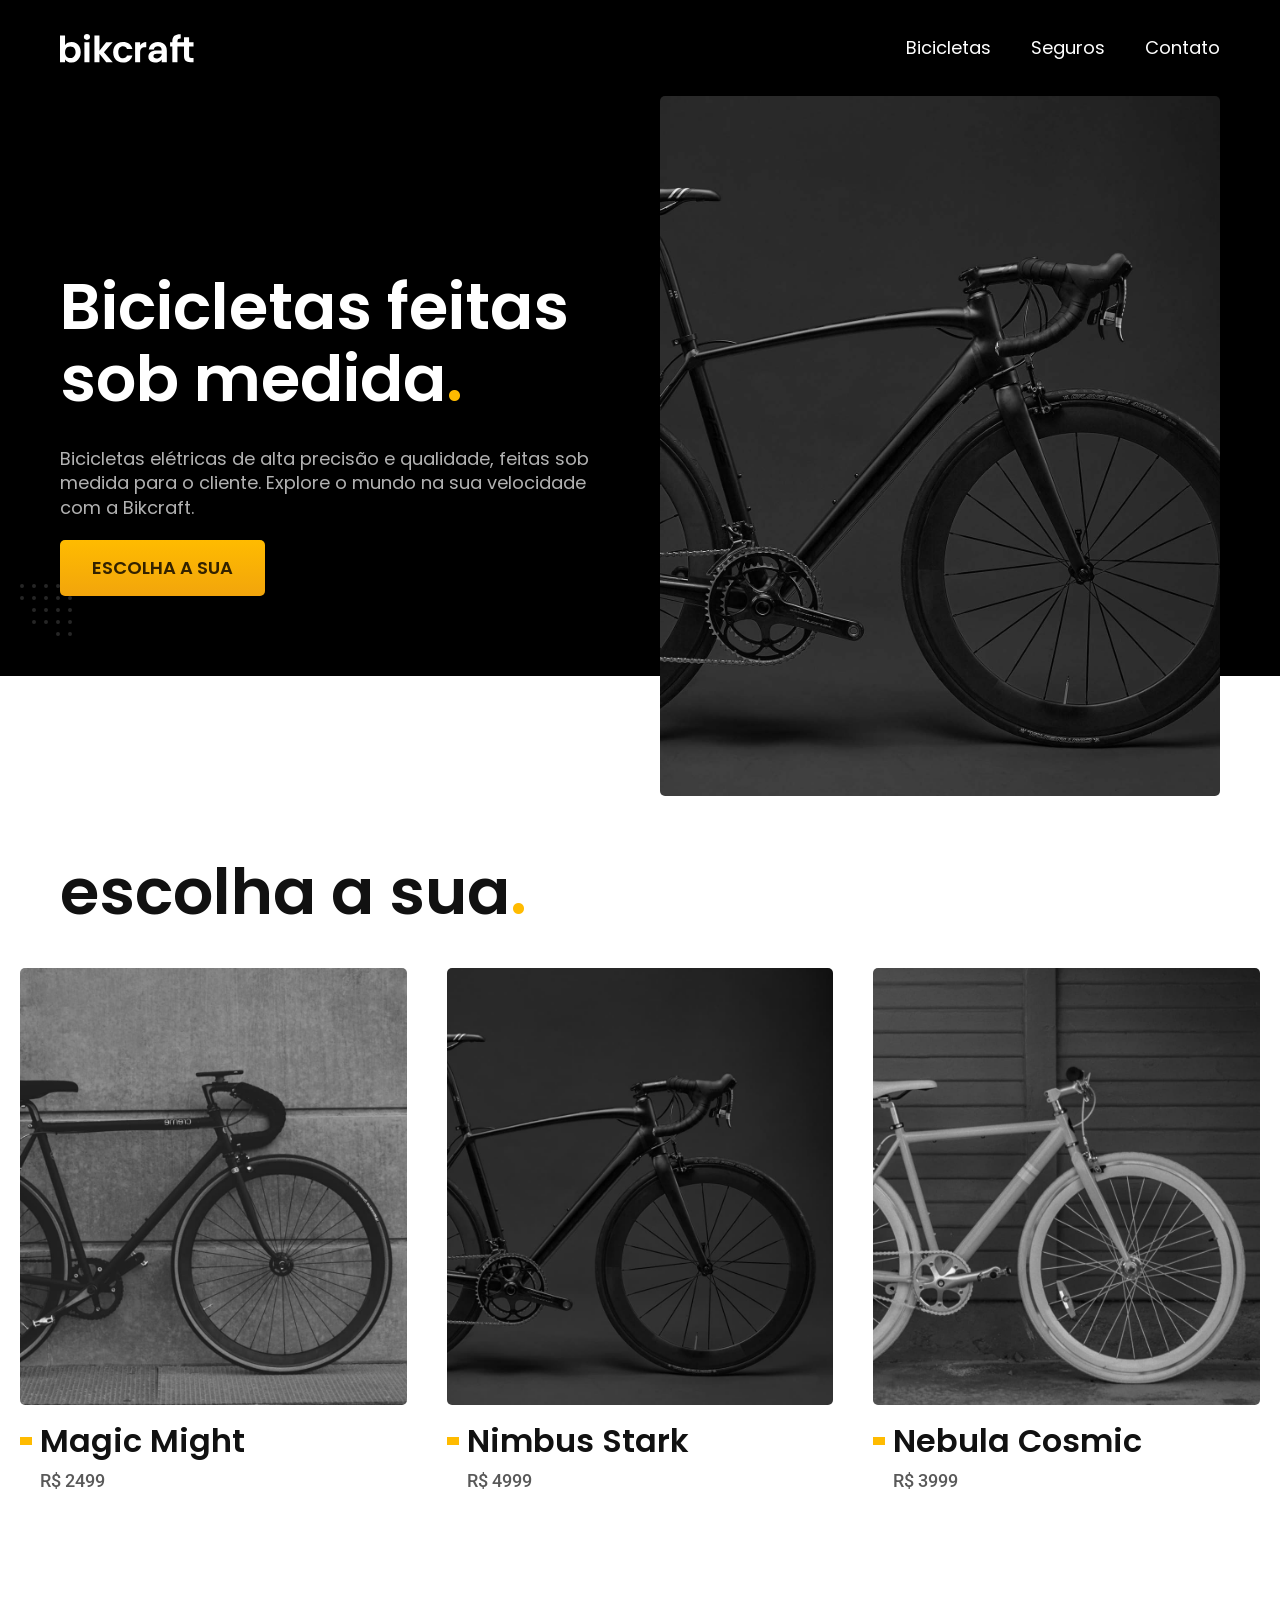
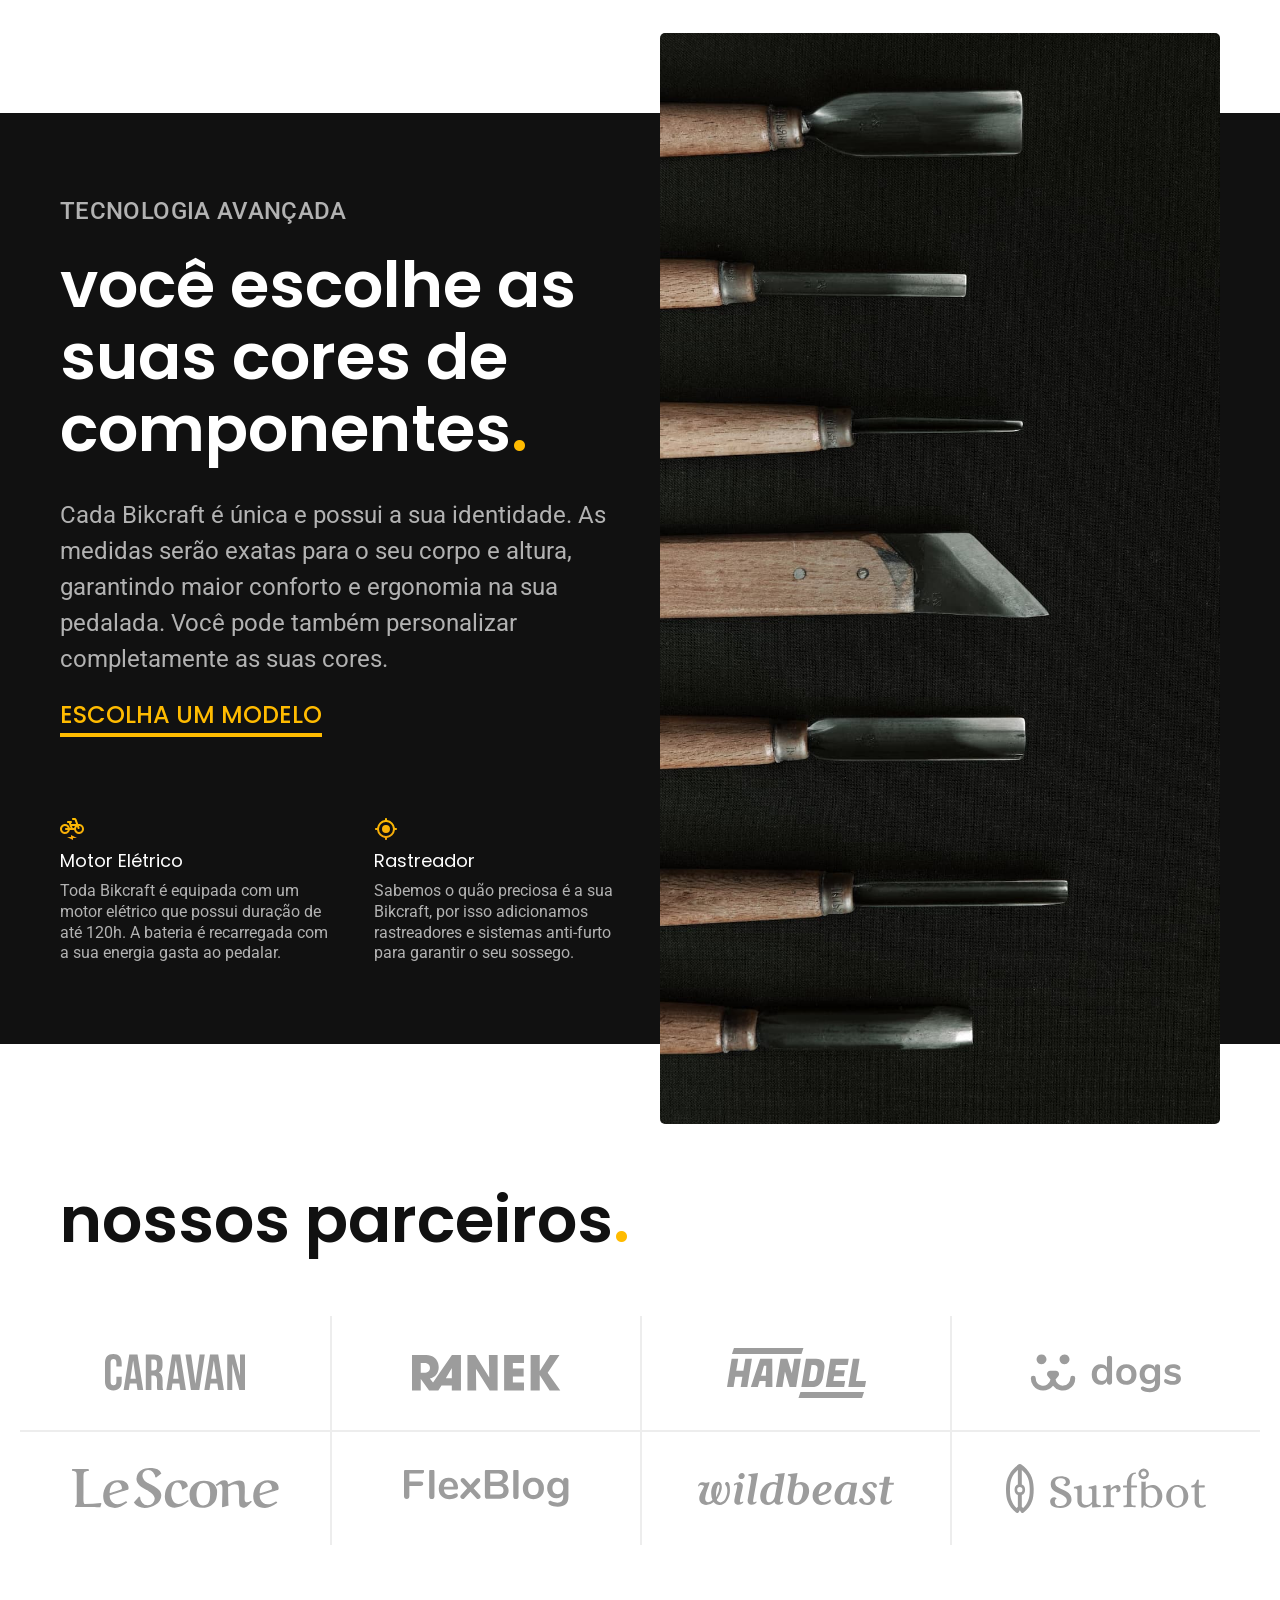
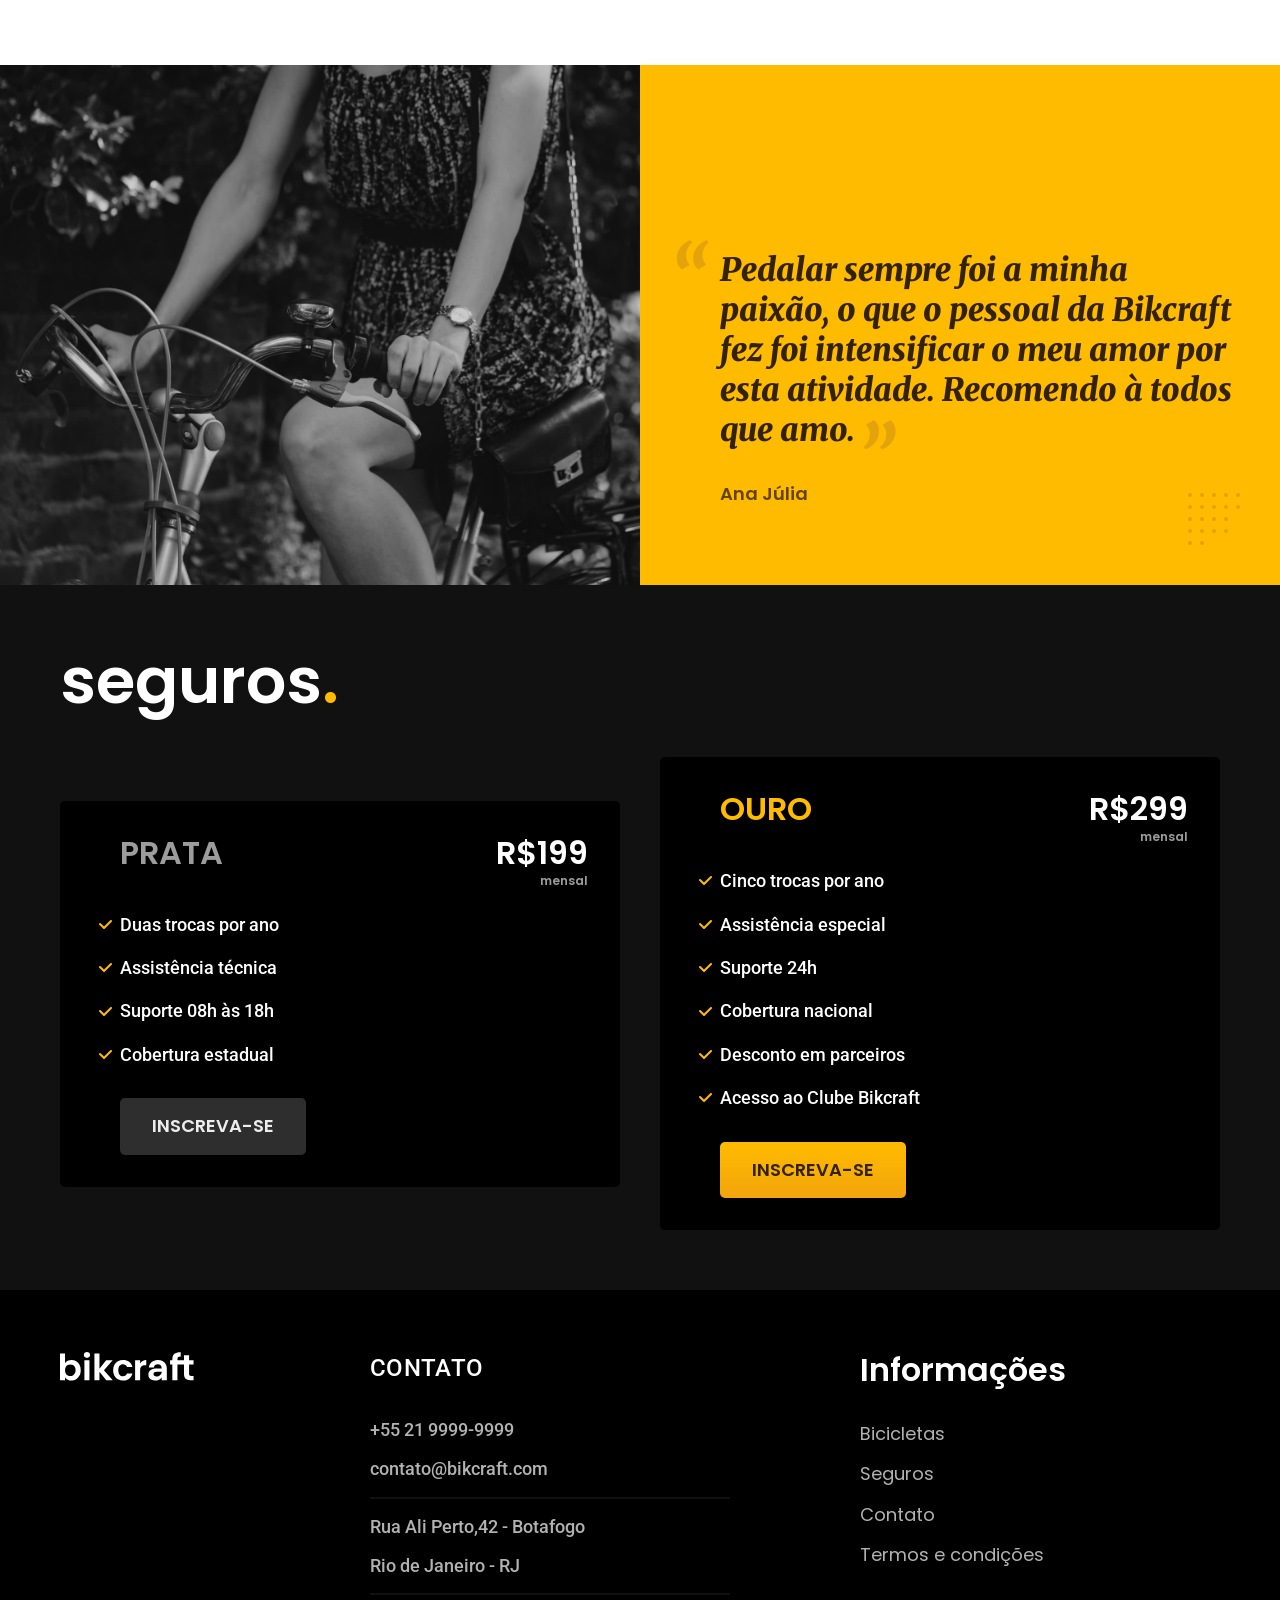
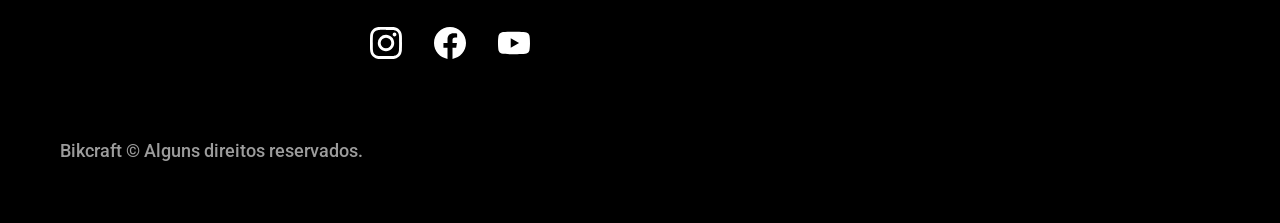
<file: index.html>
<!doctype html>
<html lang="pt-BR">
  <head>
    <meta charset="UTF-8" />
    <meta name="viewport" content="width=device-width, initial-scale=1.0" />
    <meta
      name="description"
      content="Bicicletas elétricas de alta precisão e qualidade,  feitas sob medida para o cliente. Explore o mundo na sua velocidade com a Bikcraft."
    />
    <title>Bikcraft - Bicicletas Elétricas</title>
    <link rel="preload" href="./css/style.css" as="style" />
    <link rel="stylesheet" href="./css/style.css" />
    <link rel="preconnect" href="https://fonts.googleapis.com" />
    <link rel="preconnect" href="https://fonts.gstatic.com" crossorigin />
    <link
      href="https://fonts.googleapis.com/css2?family=Merriweather:ital,opsz,wght@1,18..144,900&family=Poppins:wght@400;600&family=Roboto:wght@100..900&display=swap"
      rel="stylesheet"
    />
  </head>
  <body>
    <header class="header-bg">
      <div class="header container">
        <a href="./">
          <img src="./img/bikcraft.svg" alt="Bikcraft" />
        </a>

        <nav aria-label="primaria">
          <ul class="header-menu font-1-m cor-0">
            <li><a href="./bicicletas.html">Bicicletas</a></li>
            <li><a href="./seguros.html">Seguros</a></li>
            <li><a href="./contato.html">Contato</a></li>
          </ul>
        </nav>
      </div>
    </header>

    <main class="introducao-bg">
      <div class="introducao container">
        <div class="introducao-conteudo">
          <h1 class="font-1-xxl cor-0">
            Bicicletas feitas sob medida<span class="cor-p1">.</span>
          </h1>
          <p class="font-1-m cor-5">
            Bicicletas elétricas de alta precisão e qualidade, feitas sob medida
            para o cliente. Explore o mundo na sua velocidade com a Bikcraft.
          </p>
          <a href="./bicicletas.html" class="botao">Escolha a sua</a>
        </div>
        <div>
          <img
            src="./img/fotos/introducao.jpg"
            alt="Bicicleta elétrica preta"
          />
        </div>
      </div>
    </main>

    <article class="bicicletas-lista">
      <h2 class="container font-1-xxl">
        escolha a sua<span class="cor-p1">.</span>
      </h2>

      <ul>
        <li>
          <a href="./bicicletas/magic.html">
            <img src="./img/bicicletas/magic-home.jpg" alt="Bicicleta preta" />
            <h3 class="font-1-xl">Magic Might</h3>
            <span class="font-2-m cor-8">R$ 2499</span>
          </a>
        </li>
        <li>
          <a href="./bicicletas/nimbus.html">
            <img src="./img/bicicletas/nimbus-home.jpg" alt="Bicicleta preta" />
            <h3 class="font-1-xl">Nimbus Stark</h3>
            <span class="font-2-m cor-8">R$ 4999</span>
          </a>
        </li>
        <li>
          <a href="./bicicletas/nebula.html">
            <img src="./img/bicicletas/nebula-home.jpg" alt="Bicicleta preta" />
            <h3 class="font-1-xl">Nebula Cosmic</h3>
            <span class="font-2-m cor-8">R$ 3999</span>
          </a>
        </li>
      </ul>
    </article>

    <article class="tecnologia-bg">
      <div class="tecnologia container">
        <div class="tecnologia-conteudo">
          <span class="font-2-l-b cor-5">Tecnologia Avançada</span>
          <h2 class="font-1-xxl cor-0">
            você escolhe as suas cores de componentes<span class="cor-p1"
              >.</span
            >
          </h2>
          <p class="font-2-l cor-5">
            Cada Bikcraft é única e possui a sua identidade. As medidas serão
            exatas para o seu corpo e altura, garantindo maior conforto e
            ergonomia na sua pedalada. Você pode também personalizar
            completamente as suas cores.
          </p>
          <a class="link" href="./bicicletas.html">Escolha um modelo</a>
          <div class="tecnologia-vantagens">
            <div>
              <img src="./img/icones/eletrica.svg" alt="" />
              <h3 class="font-1-m cor-0">Motor Elétrico</h3>
              <p class="font-2-s cor-5">
                Toda Bikcraft é equipada com um motor elétrico que possui
                duração de até 120h. A bateria é recarregada com a sua energia
                gasta ao pedalar.
              </p>
            </div>
            <div>
              <img src="./img/icones/rastreador.svg" alt="" />
              <h3 class="font-1-m cor-0">Rastreador</h3>
              <p class="font-2-s cor-5">
                Sabemos o quão preciosa é a sua Bikcraft, por isso adicionamos
                rastreadores e sistemas anti-furto para garantir o seu sossego.
              </p>
            </div>
          </div>
        </div>
        <div class="tecnologia-imagem">
          <img src="./img/fotos/tecnologia.jpg" alt="" />
        </div>
      </div>
    </article>

    <section class="parceiros" aria-label="Nosso Parceiros">
      <h2 class="container font-1-xxl">
        nossos parceiros<span class="cor-p1">.</span>
      </h2>
      <ul>
        <li><img src="./img/parceiros/caravan.svg" alt="caravan" /></li>
        <li><img src="./img/parceiros/ranek.svg" alt="ranek" /></li>
        <li><img src="./img/parceiros/handel.svg" alt="handel" /></li>
        <li><img src="./img/parceiros/dogs.svg" alt="dogs." /></li>
        <li><img src="./img/parceiros/lescone.svg" alt="lescone" /></li>
        <li><img src="./img/parceiros/flexblog.svg" alt="flexblog" /></li>
        <li><img src="./img/parceiros/wildbeast.svg" alt="wildbeast" /></li>
        <li><img src="./img/parceiros/surfbot.svg" alt="surfbot" /></li>
      </ul>
    </section>

    <section class="depoimento" aria-label="depoimento">
      <div>
        <img
          src="./img/fotos/depoimento.jpg"
          alt="Pessoa pedalando uma bicicleta bikcraft"
        />
      </div>
      <div class="depoimento-conteudo">
        <blockquote class="font-1-xl cor-p5">
          <p>
            Pedalar sempre foi a minha paixão, o que o pessoal da Bikcraft fez
            foi intensificar o meu amor por esta atividade. Recomendo à todos
            que amo.
          </p>
        </blockquote>
        <span class="font-1-m-b cor-p4">Ana Júlia</span>
      </div>
    </section>

    <article class="seguros-bg">
      <div class="seguros container">
        <h2 class="font-1-xxl cor-0">seguros<span class="cor-p1">.</span></h2>
        <div class="seguros-item">
          <h3 class="font-1-xl cor-6">PRATA</h3>
          <span class="font-1-xl cor-0"
            >R$199<span class="font-1-xs cor-6">mensal</span></span
          >
          <ul class="font-2-m cor-0">
            <li>Duas trocas por ano</li>
            <li>Assistência técnica</li>
            <li>Suporte 08h às 18h</li>
            <li>Cobertura estadual</li>
          </ul>
          <a class="botao secundario" href="./orcamento.html">Inscreva-se</a>
        </div>

        <div class="seguros-item">
          <h3 class="font-1-xl cor-p1">OURO</h3>
          <span class="font-1-xl cor-0"
            >R$299<span class="font-1-xs cor-6">mensal</span></span
          >
          <ul class="font-2-m cor-0">
            <li>Cinco trocas por ano</li>
            <li>Assistência especial</li>
            <li>Suporte 24h</li>
            <li>Cobertura nacional</li>
            <li>Desconto em parceiros</li>
            <li>Acesso ao Clube Bikcraft</li>
          </ul>
          <a class="botao" href="./orcamento.html">Inscreva-se</a>
        </div>
      </div>
    </article>

    <footer class="footer-bg">
      <div class="footer container">
        <img src="./img/bikcraft.svg" alt="Bikcraft" />
        <div class="footer-contato">
          <h3 class="font-2-l-b cor-0">Contato</h3>
          <ul class="font-2-m cor-5">
            <li><a href="tel:+552199999999">+55 21 9999-9999</a></li>
            <li>
              <a href="mailto:contato@bikcraft.com">contato@bikcraft.com</a>
            </li>
            <li>Rua Ali Perto,42 - Botafogo</li>
            <li>Rio de Janeiro - RJ</li>
          </ul>
          <div class="footer-redes">
            <a href="./">
              <img src="./img/redes/instagram.svg" alt="instragram" />
            </a>
            <a href="./">
              <img src="./img/redes/facebook.svg" alt="facebook" />
            </a>
            <a href="./">
              <img src="./img/redes/youtube.svg" alt="youtube" />
            </a>
          </div>
        </div>
        <div class="footer-informações">
          <h3 class="font-1-xl cor-0">Informações</h3>
          <nav>
            <ul class="font-1-m cor-5">
              <li><a href="./bicicletas.html">Bicicletas</a></li>
              <li><a href="./seguros.html">Seguros</a></li>
              <li><a href="./contato.html">Contato</a></li>
              <li><a href="./termos.html">Termos e condições</a></li>
            </ul>
          </nav>
        </div>
        <p class="footer-copy font-2-m cor-6">
          Bikcraft © Alguns direitos reservados.
        </p>
      </div>
    </footer>
  </body>
</html>
</file>
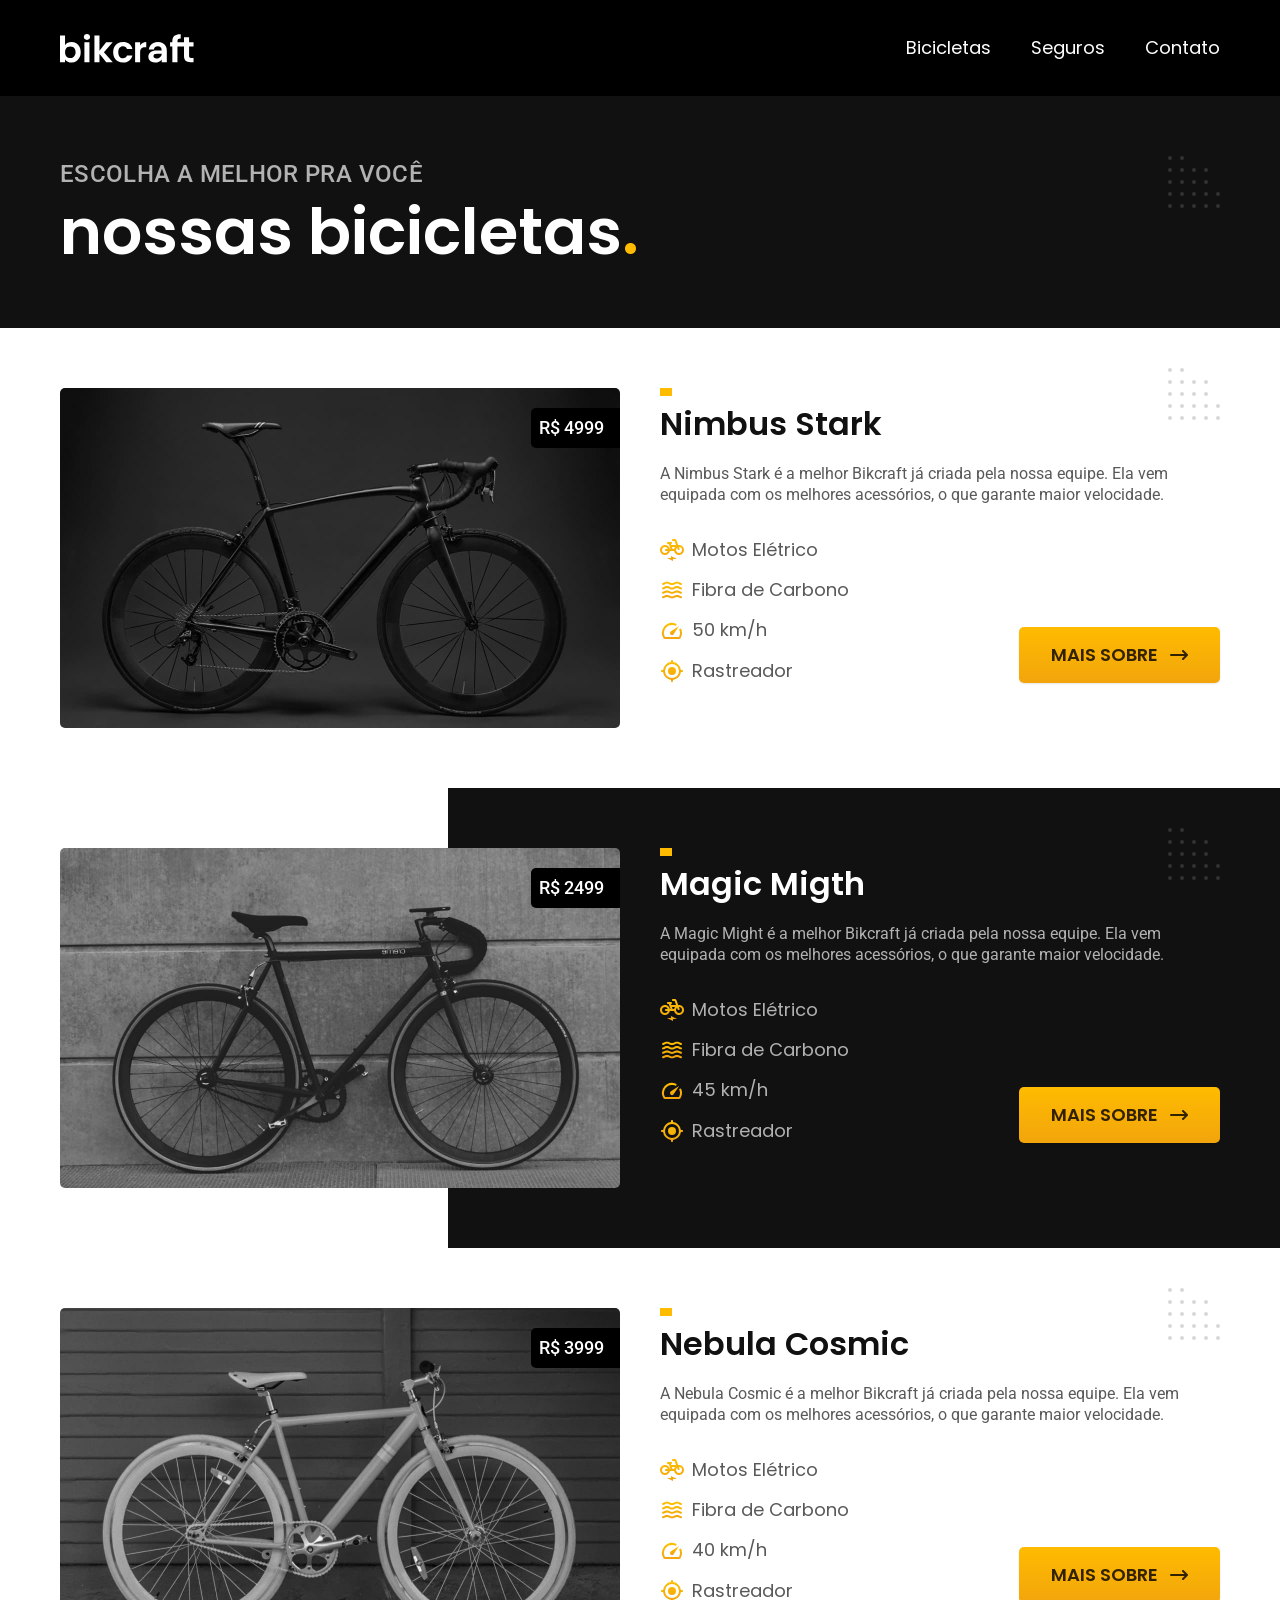
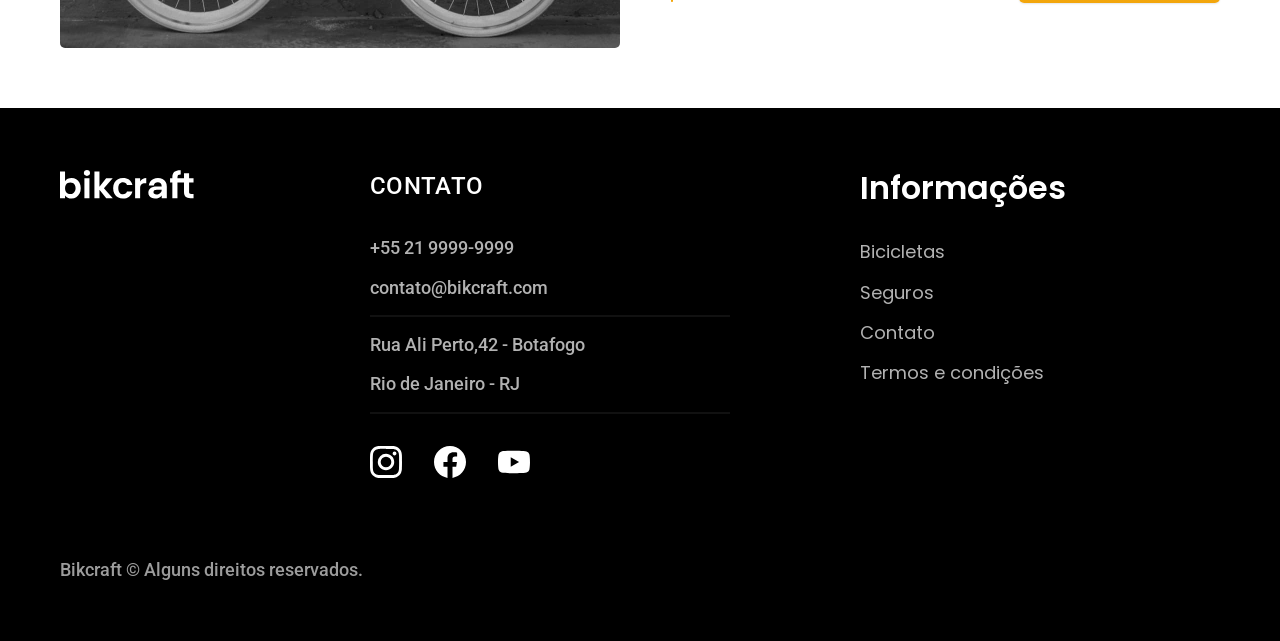
<file: bicicletas.html>
<!doctype html>
<html lang="pt-BR">
  <head>
    <meta charset="UTF-8" />
    <meta name="viewport" content="width=device-width, initial-scale=1.0" />
    <meta name="description" content="Termos e Condições." />
    <title>Bicicletas | Bikcraft</title>
    <link rel="preload" href="./css/style.css" as="style" />
    <link rel="stylesheet" href="./css/style.css" />
    <link rel="preconnect" href="https://fonts.googleapis.com" />
    <link rel="preconnect" href="https://fonts.gstatic.com" crossorigin />
    <link
      href="https://fonts.googleapis.com/css2?family=Merriweather:ital,opsz,wght@1,18..144,900&family=Poppins:wght@400;600&family=Roboto:wght@100..900&display=swap"
      rel="stylesheet"
    />
  </head>
  <body id="bicicletas">
    <header class="header-bg">
      <div class="header container">
        <a href="./">
          <img src="./img/bikcraft.svg" alt="Bikcraft" />
        </a>

        <nav aria-label="primaria">
          <ul class="header-menu font-1-m cor-0">
            <li><a href="./bicicletas.html">Bicicletas</a></li>
            <li><a href="./seguros.html">Seguros</a></li>
            <li><a href="./contato.html">Contato</a></li>
          </ul>
        </nav>
      </div>
    </header>

    <main>
      <div class="titulo-bg">
        <div class="titulo container">
          <p class="font-2-l-b cor-5">escolha a melhor pra você</p>
          <h1 class="font-1-xxl cor-0">
            nossas bicicletas<span class="cor-p1">.</span>
          </h1>
        </div>
      </div>

      <div class="bicicletas container">
        <div class="bicicletas-imagem">
          <img src="./img/bicicletas/nimbus.jpg" alt="bicicleta preta" />
          <span class="font-2-m cor-0">R$ 4999</span>
        </div>
        <div class="bicicletas-conteudo">
          <h2 class="font-1-xl">Nimbus Stark</h2>
          <p class="font-2-s cor-8">
            A Nimbus Stark é a melhor Bikcraft já criada pela nossa equipe. Ela
            vem equipada com os melhores acessórios, o que garante maior
            velocidade.
          </p>
          <ul class="font-1-m cor-8">
            <li>
              <img src="./img/icones/eletrica.svg" alt="" /> Motos Elétrico
            </li>
            <li>
              <img src="./img/icones/carbono.svg" alt="" /> Fibra de Carbono
            </li>
            <li><img src="./img/icones/velocidade.svg" alt="" /> 50 km/h</li>
            <li><img src="./img/icones/rastreador.svg" alt="" /> Rastreador</li>
          </ul>
          <a class="botao seta" href="./bicicletas/nimbus.html">MAIS SOBRE</a>
        </div>
      </div>

      <div class="bicicletas-bg">
        <div class="bicicletas container">
          <div class="bicicletas-imagem">
            <img src="./img/bicicletas/magic.jpg" alt="bicicleta preta" />
            <span class="font-2-m cor-0">R$ 2499</span>
          </div>
          <div class="bicicletas-conteudo">
            <h2 class="font-1-xl cor-0">Magic Migth</h2>
            <p class="font-2-s cor-5">
              A Magic Might é a melhor Bikcraft já criada pela nossa equipe. Ela
              vem equipada com os melhores acessórios, o que garante maior
              velocidade.
            </p>
            <ul class="font-1-m cor-5">
              <li>
                <img src="./img/icones/eletrica.svg" alt="" /> Motos Elétrico
              </li>
              <li>
                <img src="./img/icones/carbono.svg" alt="" /> Fibra de Carbono
              </li>
              <li><img src="./img/icones/velocidade.svg" alt="" /> 45 km/h</li>
              <li>
                <img src="./img/icones/rastreador.svg" alt="" /> Rastreador
              </li>
            </ul>
            <a class="botao seta" href="./bicicletas/magic.html">MAIS SOBRE</a>
          </div>
        </div>
      </div>

      <div class="bicicletas container">
        <div class="bicicletas-imagem">
          <img src="./img/bicicletas/nebula.jpg" alt="bicicleta preta" />
          <span class="font-2-m cor-0">R$ 3999</span>
        </div>
        <div class="bicicletas-conteudo">
          <h2 class="font-1-xl">Nebula Cosmic</h2>
          <p class="font-2-s cor-8">
            A Nebula Cosmic é a melhor Bikcraft já criada pela nossa equipe. Ela
            vem equipada com os melhores acessórios, o que garante maior
            velocidade.
          </p>
          <ul class="font-1-m cor-8">
            <li>
              <img src="./img/icones/eletrica.svg" alt="" /> Motos Elétrico
            </li>
            <li>
              <img src="./img/icones/carbono.svg" alt="" /> Fibra de Carbono
            </li>
            <li><img src="./img/icones/velocidade.svg" alt="" /> 40 km/h</li>
            <li><img src="./img/icones/rastreador.svg" alt="" /> Rastreador</li>
          </ul>
          <a class="botao seta" href="./bicicletas/nebula.html">MAIS SOBRE</a>
        </div>
      </div>
    </main>

    <footer class="footer-bg">
      <div class="footer container">
        <img src="./img/bikcraft.svg" alt="Bikcraft" />
        <div class="footer-contato">
          <h3 class="font-2-l-b cor-0">Contato</h3>
          <ul class="font-2-m cor-5">
            <li><a href="tel:+552199999999">+55 21 9999-9999</a></li>
            <li>
              <a href="mailto:contato@bikcraft.com">contato@bikcraft.com</a>
            </li>
            <li>Rua Ali Perto,42 - Botafogo</li>
            <li>Rio de Janeiro - RJ</li>
          </ul>
          <div class="footer-redes">
            <a href="./">
              <img src="./img/redes/instagram.svg" alt="instragram" />
            </a>
            <a href="./">
              <img src="./img/redes/facebook.svg" alt="facebook" />
            </a>
            <a href="./">
              <img src="./img/redes/youtube.svg" alt="youtube" />
            </a>
          </div>
        </div>
        <div class="footer-informações">
          <h3 class="font-1-xl cor-0">Informações</h3>
          <nav>
            <ul class="font-1-m cor-5">
              <li><a href="./bicicletas.html">Bicicletas</a></li>
              <li><a href="./seguros.html">Seguros</a></li>
              <li><a href="./contato.html">Contato</a></li>
              <li><a href="./termos.html">Termos e condições</a></li>
            </ul>
          </nav>
        </div>
        <p class="footer-copy font-2-m cor-6">
          Bikcraft © Alguns direitos reservados.
        </p>
      </div>
    </footer>
  </body>
</html>
</file>
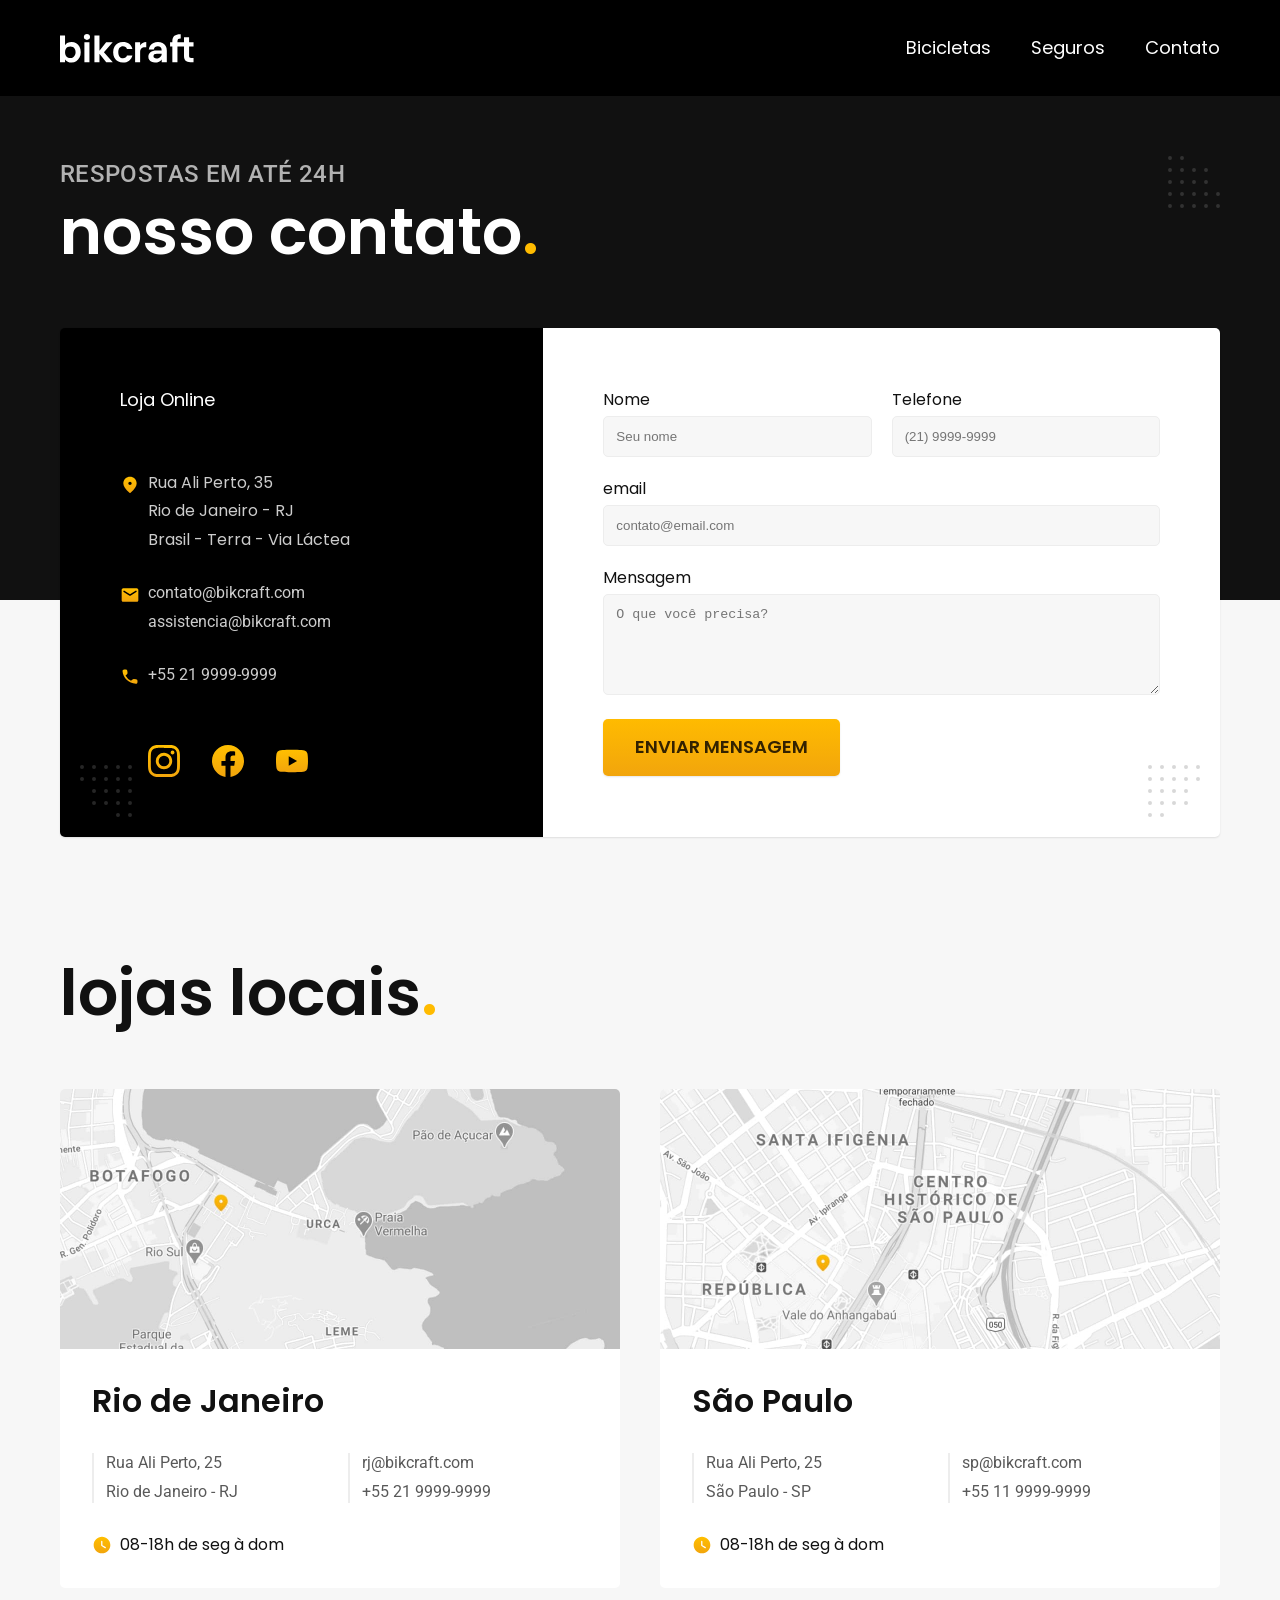
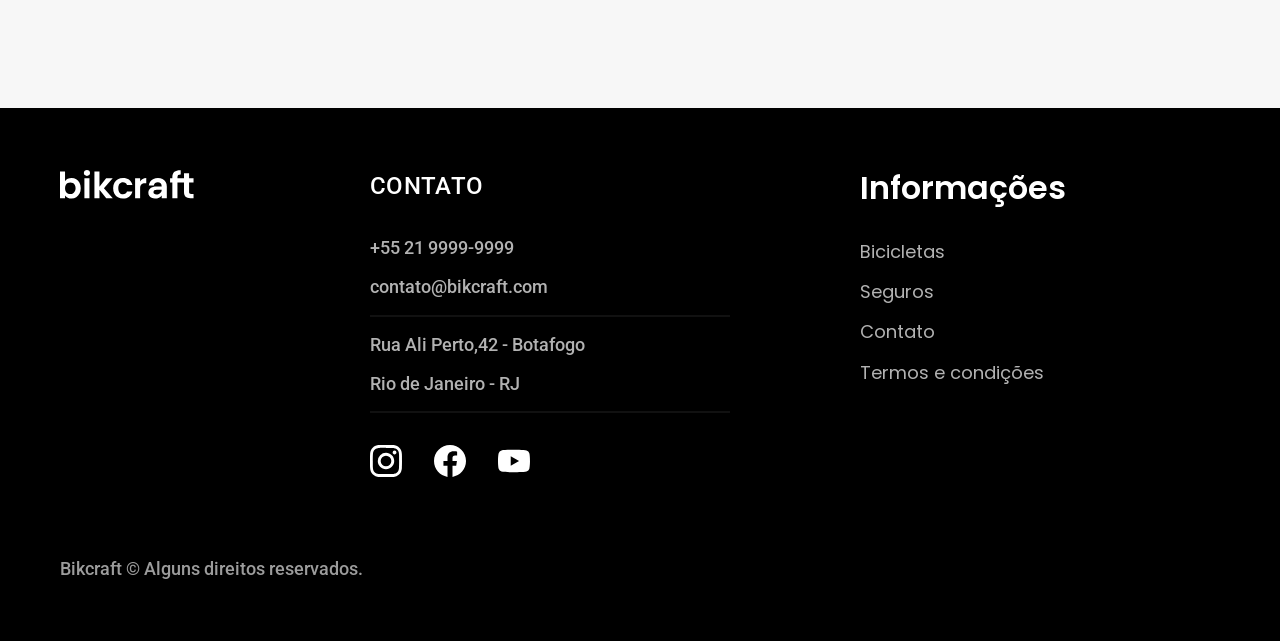
<file: contato.html>
<!doctype html>
<html lang="pt-BR">
  <head>
    <meta charset="UTF-8" />
    <meta name="viewport" content="width=device-width, initial-scale=1.0" />
    <meta name="description" content="contato." />
    <title>Contato | Bikcraft</title>
     <link rel="preload" href="./css/style.css" as="style">
    <link rel="stylesheet" href="./css/style.css" />
    <link rel="preconnect" href="https://fonts.googleapis.com" />
    <link rel="preconnect" href="https://fonts.gstatic.com" crossorigin />
    <link
      href="https://fonts.googleapis.com/css2?family=Merriweather:ital,opsz,wght@1,18..144,900&family=Poppins:wght@400;600&family=Roboto:wght@100..900&display=swap"
      rel="stylesheet"
    />
  </head>
  <body id="contato">
    <header class="header-bg">
      <div class="header container">
        <a href="./">
          <img src="./img/bikcraft.svg" alt="Bikcraft" />
        </a>

        <nav aria-label="primaria">
          <ul class="header-menu font-1-m cor-0">
            <li><a href="./bicicletas.html">Bicicletas</a></li>
            <li><a href="./seguros.html">Seguros</a></li>
            <li><a href="./contato.html">Contato</a></li>
          </ul>
        </nav>
      </div>
    </header>

    <main>
      <div class="titulo-bg">
        <div class="titulo container">
          <p class="font-2-l-b cor-5">respostas em até 24h</p>
          <h1 class="font-1-xxl cor-0">
            nosso contato<span class="cor-p1">.</span>
          </h1>
        </div>
      </div>
      <div class="contato container">
        <section aria-label="Endereço" class="contato-dados">
          <h2 class="font-1-m cor-0">Loja Online</h2>
          <div class="contato-endereco font-1-s cor-4">
            <p>Rua Ali Perto, 35</p>
            <p>Rio de Janeiro - RJ</p>
            <p>Brasil - Terra - Via Láctea</p>
          </div>
          <address class="contato-meios font-2-s cor-4">
            <a href="mailto:contato@bikcraft.com">contato@bikcraft.com</a>
            <a href="mailto:assistencia@bikcraft.com"
              >assistencia@bikcraft.com</a
            >
            <a href="tel:+552199999999">+55 21 9999-9999</a>
          </address>
          <div class="contato-redes">
            <a href="./">
              <img src="./img/redes/instagram-p.svg" alt="instragram" />
            </a>
            <a href="./">
              <img src="./img/redes/facebook-p.svg" alt="facebook" />
            </a>
            <a href="./">
              <img src="./img/redes/youtube-p.svg" alt="youtube" />
            </a>
          </div>
        </section>
        <section class="contato-formulario" aria-label="formulário">
          <form class="form" action="./contato.html">
            <div>
              <label for="nome">Nome</label>
              <input type="text" id="nome" name="nome" placeholder="Seu nome" />
            </div>
            <div>
              <label for="telefone">Telefone</label>
              <input
                type="text"
                id="telefone"
                name="telefone"
                placeholder="(21) 9999-9999"
              />
            </div>
            <div class="col-2">
              <label for="email">email</label>
              <input
                type="email"
                id="email"
                name="email"
                placeholder="contato@email.com"
              />
            </div>
            <div class="col-2">
              <label for="mensagem">Mensagem</label>
              <textarea
                rows="5"
                id="mensagem"
                name="mensagem"
                placeholder="O que você precisa?"
              ></textarea>
            </div>
            <button class="botao col-2">Enviar mensagem</button>
          </form>
        </section>
      </div>
    </main>

    <article class="lojas container">
      <h2 class="font-1-xxl">lojas locais<span class="cor-p1">.</span></h2>
      <div class="lojas-item">
        <img
          src="./img/lojas/rj.jpg"
          alt="mapa marcando o endereço em rua ali perto, 25 - rio de janeiro"
        />
        <div class="lojas-conteudo">
          <h3 class="font-1-xl">Rio de Janeiro</h3>
        <div class="lojas-dados font-2-s cor-8">
          <p>Rua Ali Perto, 25</p>
          <p>Rio de Janeiro - RJ</p>
        </div>
        <div class="lojas-dados font-2-s cor-8">
          <a href="mailto:rj@bikcraft.com">rj@bikcraft.com</a>
          <a href="tel:+552199999999">+55 21 9999-9999</a>
        </div>
        <p class="lojas-tempo font-1-s"><img src="./img/icones/horario.svg" alt="">08-18h de seg à dom</p>
        </div>
      </div>
      <div class="lojas-item">
        <img
          src="./img/lojas/sp.jpg"
          alt="mapa marcando o endereço em rua ali perto, 25 - São Paulo - SP"
        />
        <div class="lojas-conteudo">
          <h3 class="font-1-xl">São Paulo</h3>
        <div class="lojas-dados font-2-s cor-8">
          <p>Rua Ali Perto, 25</p>
          <p>São Paulo - SP</p>
        </div>
        <div class="lojas-dados font-2-s cor-8">
          <a href="mailto:sp@bikcraft.com">sp@bikcraft.com</a>
          <a href="tel:+552199999999">+55 11 9999-9999</a>
        </div>
        <p class="lojas-tempo font-1-s"><img src="./img/icones/horario.svg" alt="">08-18h de seg à dom</p>
        </div>
    </article>

    <footer class="footer-bg">
      <div class="footer container">
        <img src="./img/bikcraft.svg" alt="Bikcraft" />
        <div class="footer-contato">
          <h3 class="font-2-l-b cor-0">Contato</h3>
          <ul class="font-2-m cor-5">
            <li><a href="tel:+552199999999">+55 21 9999-9999</a></li>
            <li>
              <a href="mailto:contato@bikcraft.com">contato@bikcraft.com</a>
            </li>
            <li>Rua Ali Perto,42 - Botafogo</li>
            <li>Rio de Janeiro - RJ</li>
          </ul>
          <div class="footer-redes">
            <a href="./">
              <img src="./img/redes/instagram.svg" alt="instragram" />
            </a>
            <a href="./">
              <img src="./img/redes/facebook.svg" alt="facebook" />
            </a>
            <a href="./">
              <img src="./img/redes/youtube.svg" alt="youtube" />
            </a>
          </div>
        </div>
        <div class="footer-informações">
          <h3 class="font-1-xl cor-0">Informações</h3>
          <nav>
            <ul class="font-1-m cor-5">
              <li><a href="./bicicletas.html">Bicicletas</a></li>
              <li><a href="./seguros.html">Seguros</a></li>
              <li><a href="./contato.html">Contato</a></li>
              <li><a href="./termos.html">Termos e condições</a></li>
            </ul>
          </nav>
        </div>
        <p class="footer-copy font-2-m cor-6">
          Bikcraft © Alguns direitos reservados.
        </p>
      </div>
    </footer>
  </body>
</html>
</file>
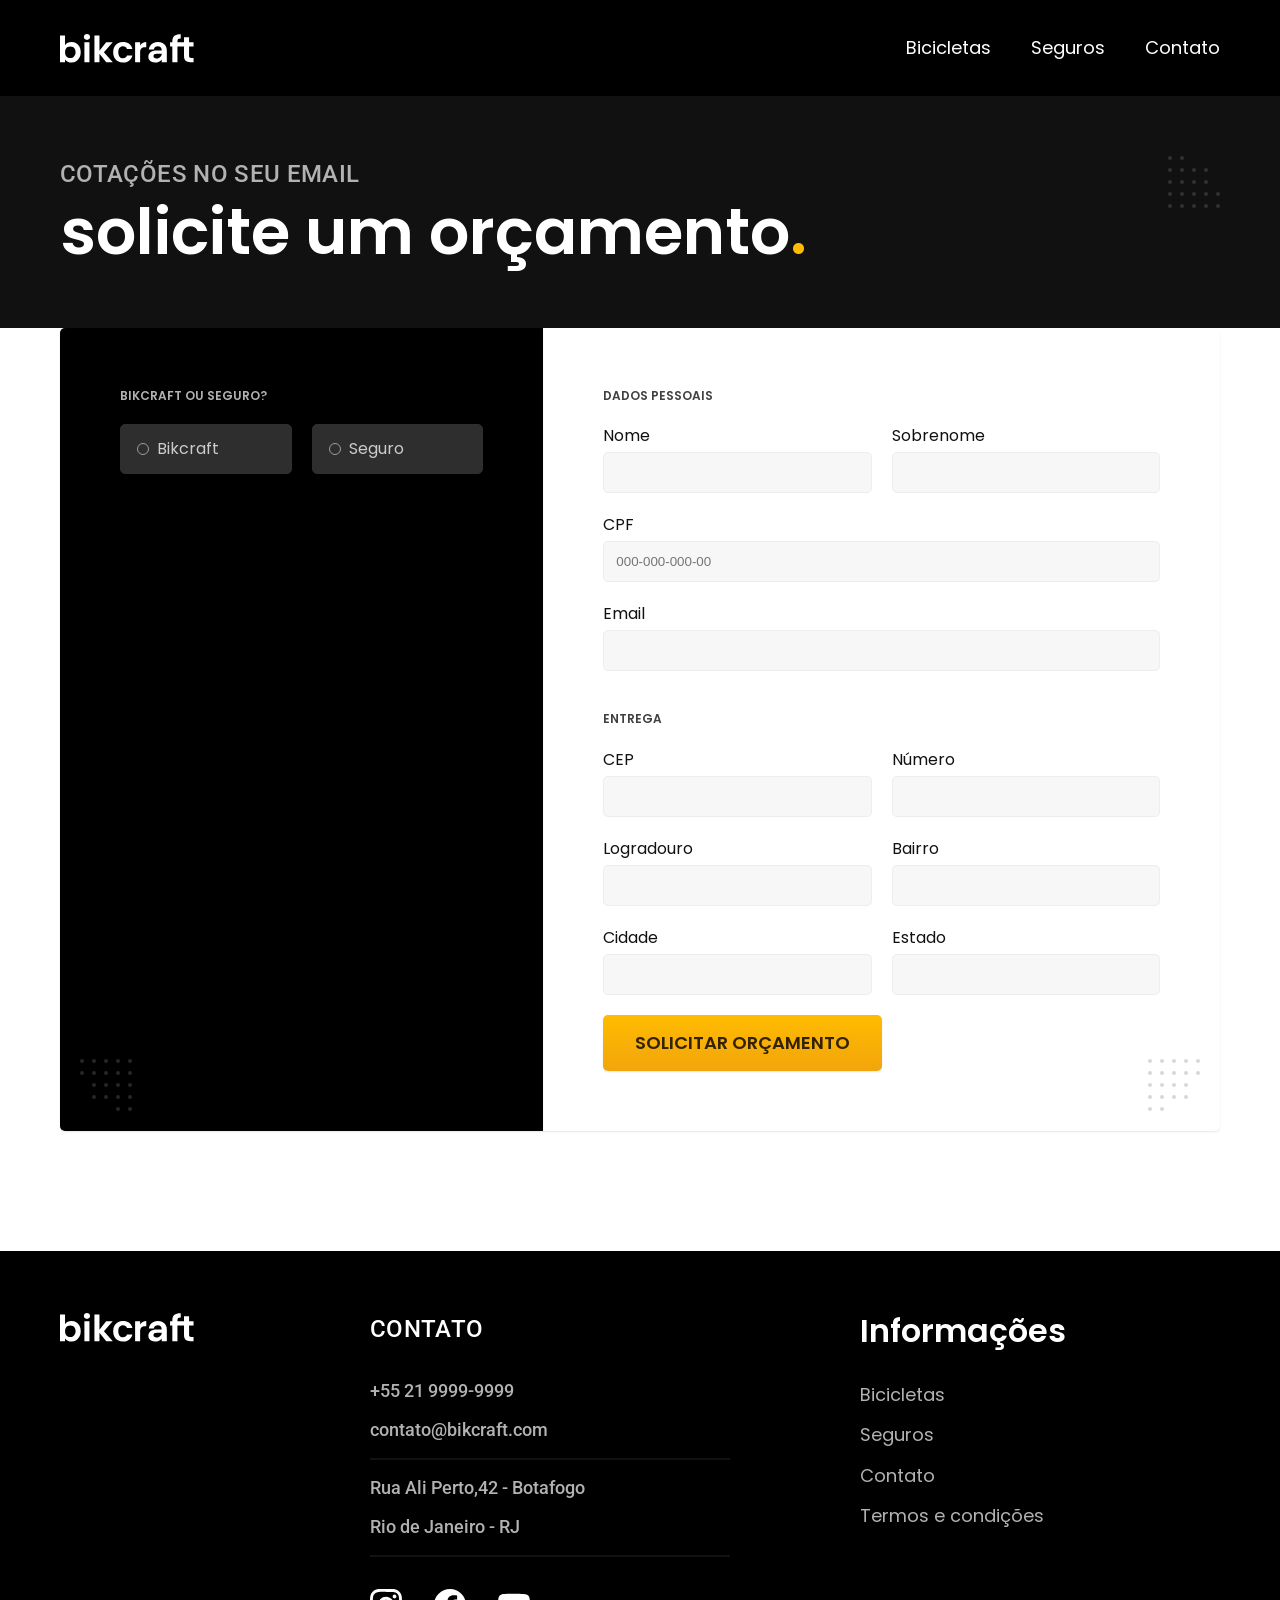
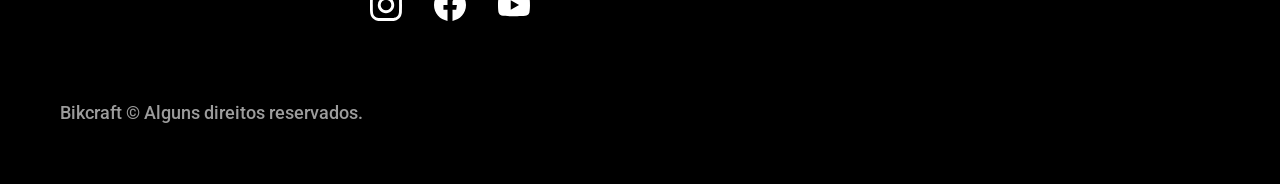
<file: orcamento.html>
<!doctype html>
<html lang="pt-BR">
  <head>
    <meta charset="UTF-8" />
    <meta name="viewport" content="width=device-width, initial-scale=1.0" />
    <meta name="description" content="Orçamento." />
    <title>Orçamento | Bikcraft</title>
    <link rel="preload" href="./css/style.css" as="style" />
    <link rel="stylesheet" href="./css/style.css" />
    <link rel="preconnect" href="https://fonts.googleapis.com" />
    <link rel="preconnect" href="https://fonts.gstatic.com" crossorigin />
    <link
      href="https://fonts.googleapis.com/css2?family=Merriweather:ital,opsz,wght@1,18..144,900&family=Poppins:wght@400;600&family=Roboto:wght@100..900&display=swap"
      rel="stylesheet"
    />
  </head>
  <body id="orcamentos">
    <header class="header-bg">
      <div class="header container">
        <a href="./">
          <img src="./img/bikcraft.svg" alt="Bikcraft" />
        </a>

        <nav aria-label="primaria">
          <ul class="header-menu font-1-m cor-0">
            <li><a href="./bicicletas.html">Bicicletas</a></li>
            <li><a href="./seguros.html">Seguros</a></li>
            <li><a href="./contato.html">Contato</a></li>
          </ul>
        </nav>
      </div>
    </header>

    <main>
      <div class="titulo-bg">
        <div class="titulo container">
          <p class="font-2-l-b cor-5">cotações no seu email</p>
          <h1 class="font-1-xxl cor-0">
            solicite um orçamento<span class="cor-p1">.</span>
          </h1>
        </div>
      </div>

      <form class="orcamento container" action="./">
        <div class="orcamento-produto">
          <h2 class="font-1-xs cor-5">Bikcraft ou Seguro?</h2>

          <input type="radio" name="tipo" value="bikcarft" id="bikcraft" />
          <label for="bikcraft">Bikcraft</label>

          <input type="radio" name="tipo" value="seguro" id="seguro" />
          <label for="seguro">Seguro</label>

          <div class="orcamento-conteudo" id="orcamento-bikcraft">
            <h2 class="font-1-xs cor-5">Escolha a sua</h2>

            <input type="radio" name="produto" value="nimbus" id="nimbus" />>
            <label for="nimbus">Nimbus Stark <span>R$4999</span></label>
            <div class="orcamento-detalhes">
              <ul class="font-1-xs cor-8">
                <li>
                  <img src="./img/icones/eletrica.svg" alt="" /> Motor Elétrico
                </li>
                <li>
                  <img src="./img/icones/carbono.svg" alt="" /> Fibra de carbono
                </li>
                <li>
                  <img src="./img/icones/velocidade.svg" alt="" /> 50 km/h
                </li>
                <li>
                  <img src="./img/icones/rastreador.svg" alt="" /> Rastreador
                </li>
              </ul>
              <img src="./img/bicicletas/nimbus.jpg" alt="bicicleta preta" />
            </div>

            <input type="radio" name="produto" value="magic" id="magic" />>
            <label for="magic">Magic Might <span>R$2499</span></label>
            <div class="orcamento-detalhes">
              <ul class="font-1-xs cor-8">
                <li>
                  <img src="./img/icones/eletrica.svg" alt="" /> Motor Elétrico
                </li>
                <li>
                  <img src="./img/icones/carbono.svg" alt="" /> Fibra de carbono
                </li>
                <li>
                  <img src="./img/icones/velocidade.svg" alt="" /> 45 km/h
                </li>
                <li>
                  <img src="./img/icones/rastreador.svg" alt="" /> Rastreador
                </li>
              </ul>
              <img src="./img/bicicletas/magic.jpg" alt="bicicleta preta" />
            </div>

            <input type="radio" name="produto" value="nebula" id="nebula" />>
            <label for="nebula">Nebula Cosmic <span>R$3999</span></label>
            <div class="orcamento-detalhes">
              <ul class="font-1-xs cor-8">
                <li>
                  <img src="./img/icones/eletrica.svg" alt="" /> Motor Elétrico
                </li>
                <li>
                  <img src="./img/icones/carbono.svg" alt="" /> Fibra de carbono
                </li>
                <li>
                  <img src="./img/icones/velocidade.svg" alt="" /> 40 km/h
                </li>
                <li>
                  <img src="./img/icones/rastreador.svg" alt="" /> Rastreador
                </li>
              </ul>
              <img src="./img/bicicletas/nebula.jpg" alt="bicicleta branca" />
            </div>
          </div>

          <div class="orcamento-conteudo" id="orcamento-seguro">
            <h2 class="font-1-xs cor-5">Escolha o plano</h2>
            <input type="radio" name="produto" value="prata" id="prata" />>
            <label for="prata">Prata <span>R$199</span></label>
            <input type="radio" name="produto" value="ouro" id="ouro" />>
            <label for="ouro">Ouro <span>R$299</span></label>
          </div>
        </div>
        <div class="orcamento-dados form">
          <h2 class="font-1-xs cor-9 col-2">dados pessoais</h2>
          <div>
            <label for="nome">Nome</label>
            <input type="text" id="nome" name="nome" />
          </div>
          <div>
            <label for="sobrenome">Sobrenome</label>
            <input type="text" id="sobrenome" name="sobrenome" />
          </div>
          <div class="col-2">
            <label for="cpf">CPF</label>
            <input
              type="text"
              id="cpf"
              name="cpf"
              placeholder="000-000-000-00"
            />
          </div>
          <div class="col-2">
            <label for="email">Email</label>
            <input type="email" id="email" name="email" />
          </div>
          <h2 class="font-1-xs cor-9 col-2">entrega</h2>
          <div>
            <label for="cep">CEP</label>
            <input type="text" id="cep" name="cep" />
          </div>
          <div>
            <label for="numero">Número</label>
            <input type="text" id="numero" name="numero" />
          </div>
          <div>
            <label for="logradouro">Logradouro</label>
            <input type="text" id="logradouro" name="logradouro" />
          </div>
          <div>
            <label for="bairro">Bairro</label>
            <input type="text" id="bairro" name="bairro" />
          </div>
          <div>
            <label for="cidade">Cidade</label>
            <input type="text" id="cidade" name="cidade" />
          </div>
          <div>
            <label for="estado">Estado</label>
            <input type="text" id="estado" name="estado" />
          </div>
          <button class="botao col-2">Solicitar orçamento</button>
        </div>
      </form>
    </main>

    <footer class="footer-bg">
      <div class="footer container">
        <img src="./img/bikcraft.svg" alt="Bikcraft" />
        <div class="footer-contato">
          <h3 class="font-2-l-b cor-0">Contato</h3>
          <ul class="font-2-m cor-5">
            <li><a href="tel:+552199999999">+55 21 9999-9999</a></li>
            <li>
              <a href="mailto:contato@bikcraft.com">contato@bikcraft.com</a>
            </li>
            <li>Rua Ali Perto,42 - Botafogo</li>
            <li>Rio de Janeiro - RJ</li>
          </ul>
          <div class="footer-redes">
            <a href="./">
              <img src="./img/redes/instagram.svg" alt="instragram" />
            </a>
            <a href="./">
              <img src="./img/redes/facebook.svg" alt="facebook" />
            </a>
            <a href="./">
              <img src="./img/redes/youtube.svg" alt="youtube" />
            </a>
          </div>
        </div>
        <div class="footer-informações">
          <h3 class="font-1-xl cor-0">Informações</h3>
          <nav>
            <ul class="font-1-m cor-5">
              <li><a href="./bicicletas.html">Bicicletas</a></li>
              <li><a href="./seguros.html">Seguros</a></li>
              <li><a href="./contato.html">Contato</a></li>
              <li><a href="./termos.html">Termos e condições</a></li>
            </ul>
          </nav>
        </div>
        <p class="footer-copy font-2-m cor-6">
          Bikcraft © Alguns direitos reservados.
        </p>
      </div>
    </footer>
  </body>
</html>
</file>
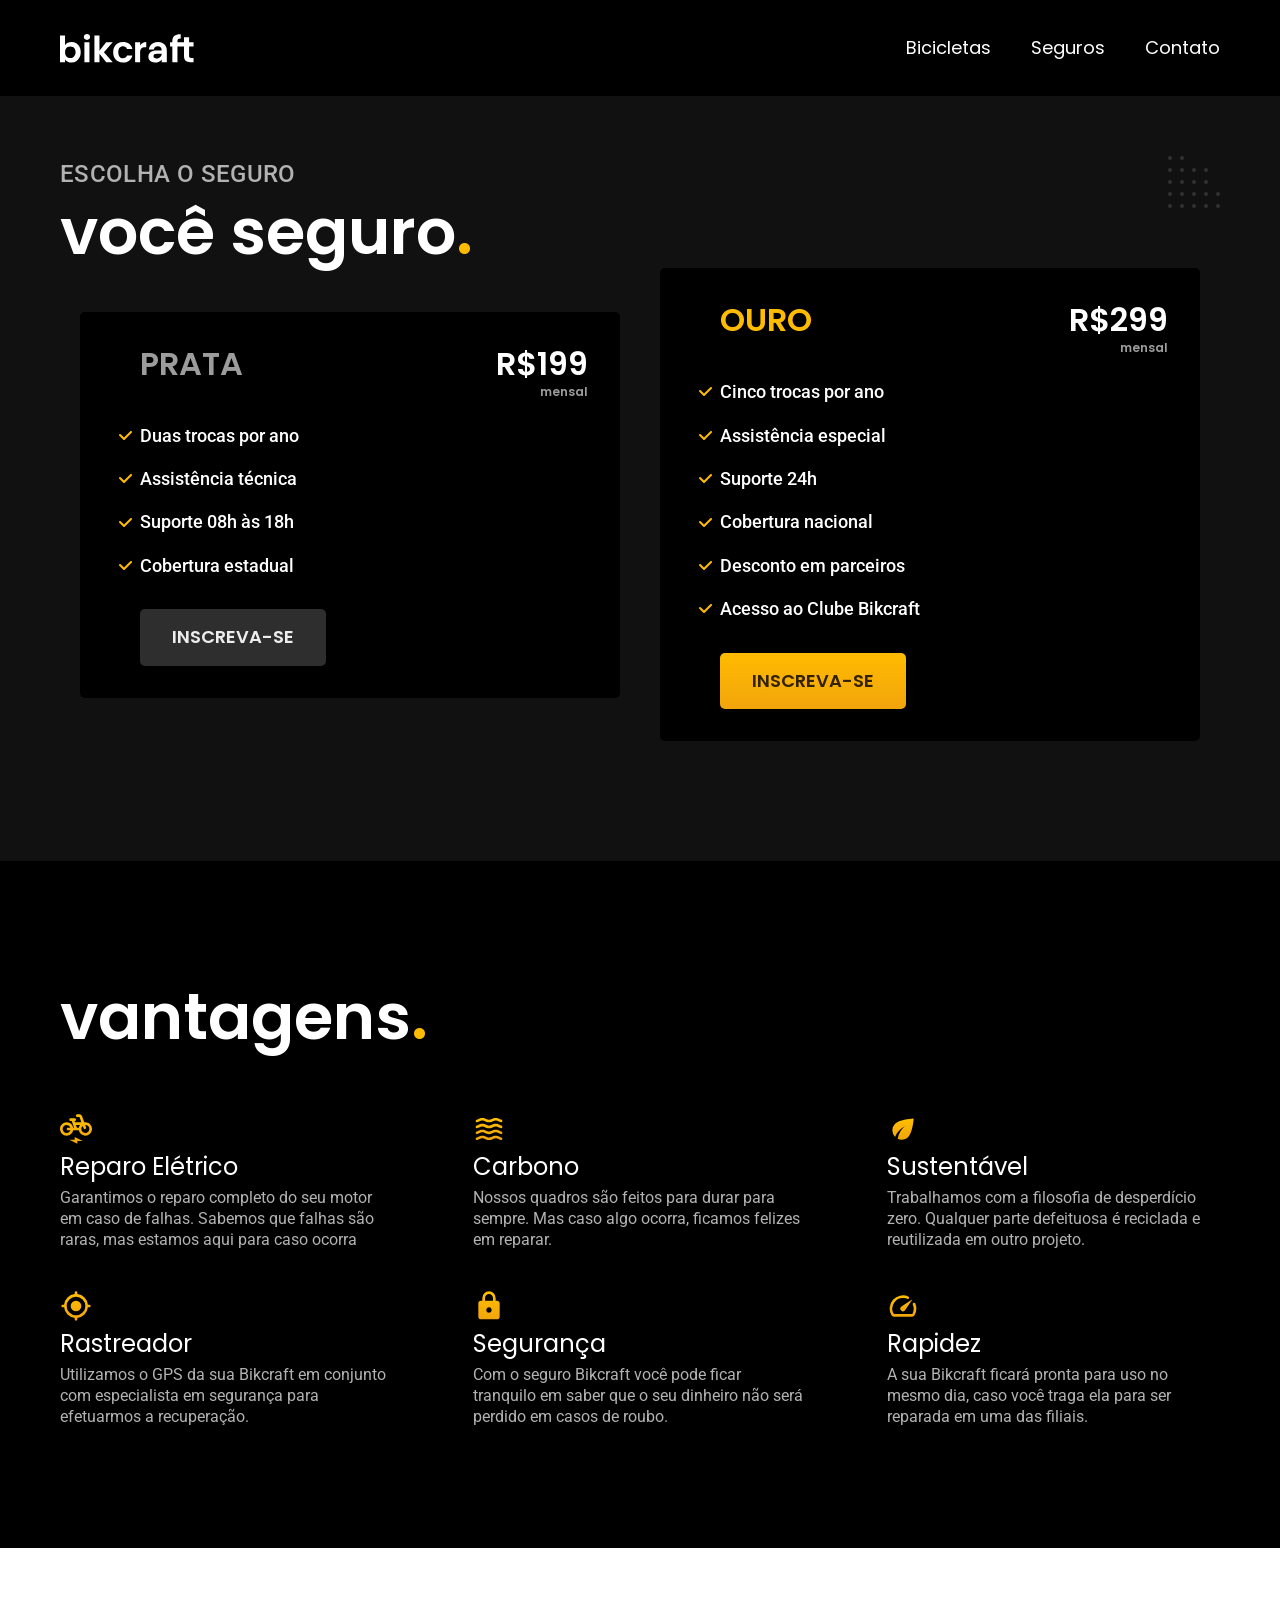
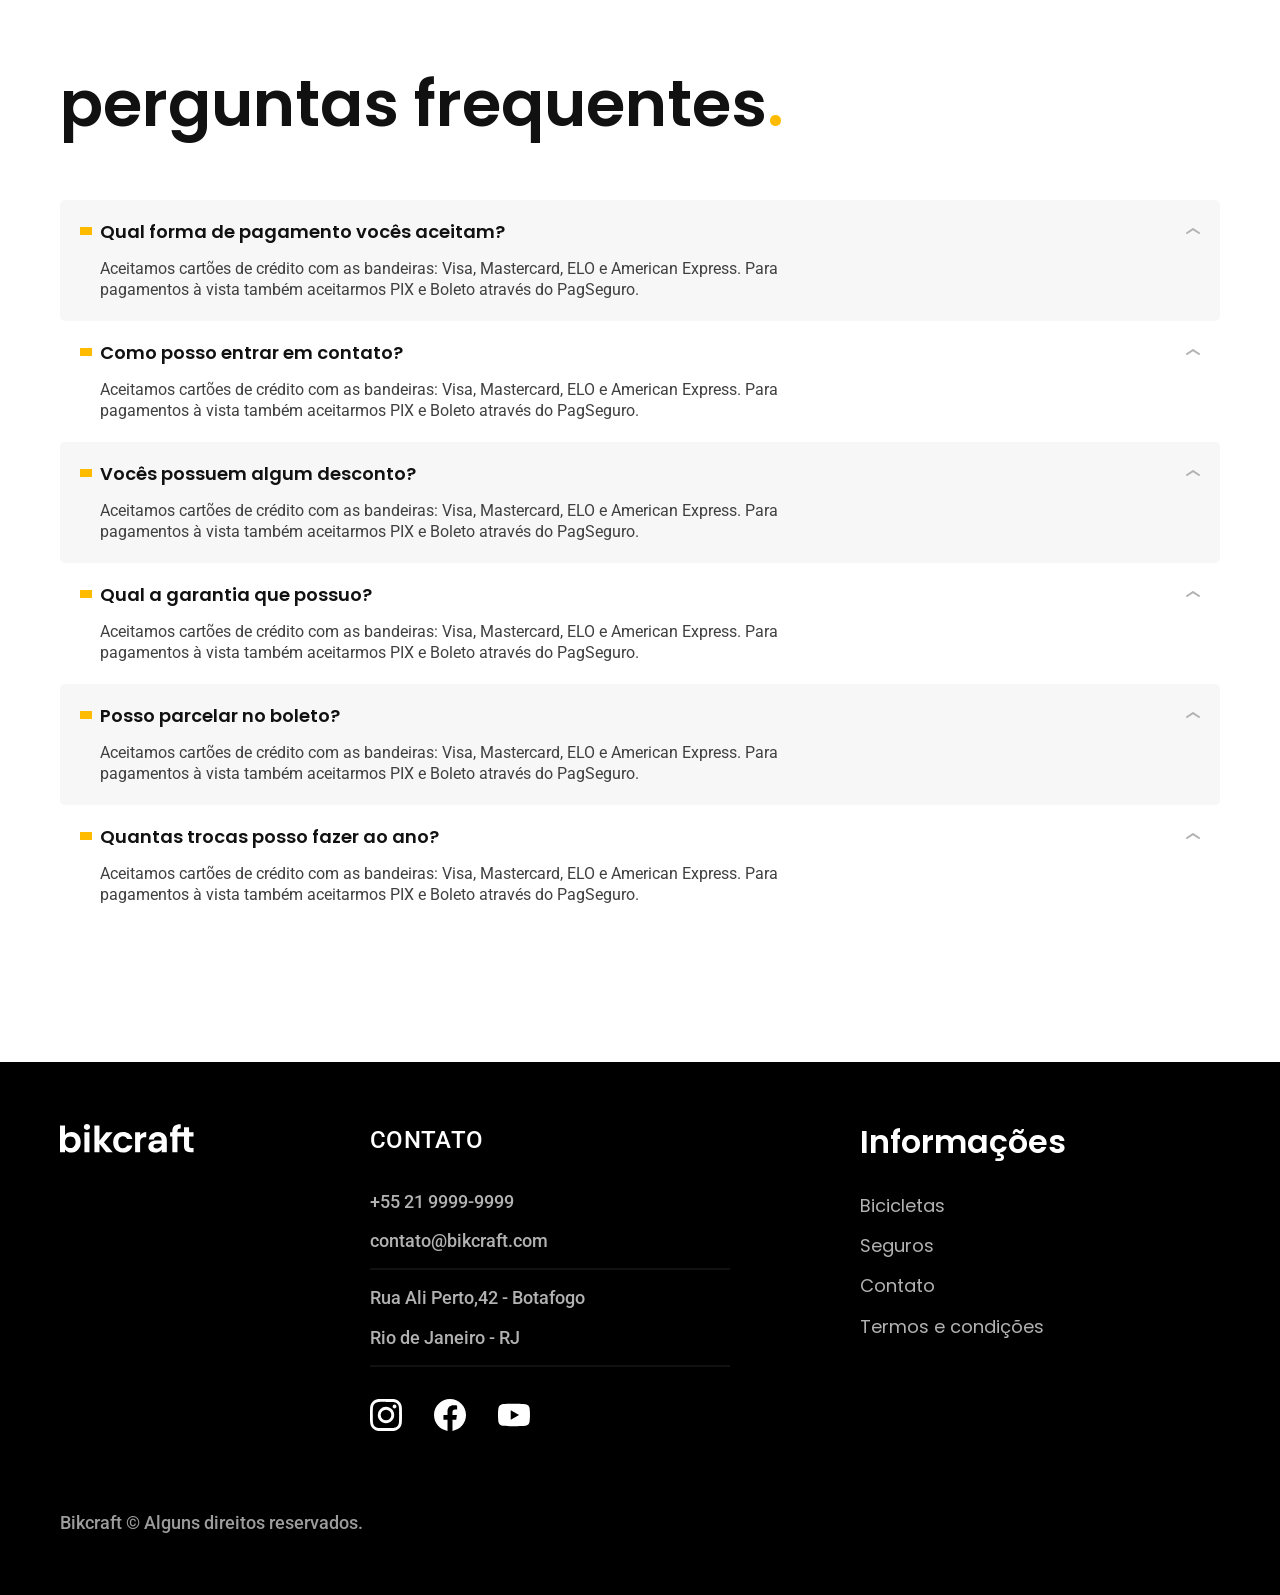
<file: seguros.html>
<!doctype html>
<html lang="pt-BR">
  <head>
    <meta charset="UTF-8" />
    <meta name="viewport" content="width=device-width, initial-scale=1.0" />
    <meta name="description" content="Termos e Condições." />
    <title>Seguros | Bikcraft</title>
     <link rel="preload" href="./css/style.css" as="style">
    <link rel="stylesheet" href="./css/style.css" />
    <link rel="preconnect" href="https://fonts.googleapis.com" />
    <link rel="preconnect" href="https://fonts.gstatic.com" crossorigin />
    <link
      href="https://fonts.googleapis.com/css2?family=Merriweather:ital,opsz,wght@1,18..144,900&family=Poppins:wght@400;600&family=Roboto:wght@100..900&display=swap"
      rel="stylesheet"
    />
  </head>
  <body id="seguros">
    <header class="header-bg">
      <div class="header container">
        <a href="./">
          <img src="./img/bikcraft.svg" alt="Bikcraft" />
        </a>

        <nav aria-label="primaria">
          <ul class="header-menu font-1-m cor-0">
            <li><a href="./bicicletas.html">Bicicletas</a></li>
            <li><a href="./seguros.html">Seguros</a></li>
            <li><a href="./contato.html">Contato</a></li>
          </ul>
        </nav>
      </div>
    </header>

    <main class="seguros-bg">
      <div class="titulo-bg">
        <div class="titulo container">
          <p class="font-2-l-b cor-5">Escolha o seguro</p>
          <h1 class="font-1-xxl cor-0">
            você seguro<span class="cor-p1">.</span>
          </h1>

        
      <div class="seguros container">
        <div class="seguros-item">
          <h3 class="font-1-xl cor-6">PRATA</h3>
          <span class="font-1-xl cor-0"
            >R$199<span class="font-1-xs cor-6">mensal</span></span
          >
          <ul class="font-2-m cor-0">
            <li>Duas trocas por ano</li>
            <li>Assistência técnica</li>
            <li>Suporte 08h às 18h</li>
            <li>Cobertura estadual</li>
          </ul>
          <a class="botao secundario" href="./orcamento.html">Inscreva-se</a>
        </div>

        <div class="seguros-item">
          <h3 class="font-1-xl cor-p1">OURO</h3>
          <span class="font-1-xl cor-0"
            >R$299<span class="font-1-xs cor-6">mensal</span></span
          >
          <ul class="font-2-m cor-0">
            <li>Cinco trocas por ano</li>
            <li>Assistência especial</li>
            <li>Suporte 24h</li>
            <li>Cobertura nacional</li>
            <li>Desconto em parceiros</li>
            <li>Acesso ao Clube Bikcraft</li>
          </ul>
          <a class="botao" href="./orcamento.html">Inscreva-se</a>
        </div>
      </div>
    </main>

<article class="vantagens-bg">
  <div class="vantagens container">
    <h2 class="font-1-xxl cor-0">vantagens<span class="cor-p1">.</span></h2>
    <ul>
      <li>
        <img src="./img/icones/eletrica.svg" alt="">
        <h3 class="font-1-l cor-0">Reparo Elétrico</h3>
        <p class="font-2-s cor-5">Garantimos o reparo completo do seu motor em caso de falhas. Sabemos que falhas são raras, mas estamos aqui para caso ocorra</p>
      </li>
       <li>
        <img src="./img/icones/carbono.svg" alt="">
        <h3 class="font-1-l cor-0">Carbono</h3>
        <p class="font-2-s cor-5">Nossos quadros são feitos para durar para sempre. Mas caso algo ocorra, ficamos felizes em reparar.</p>
      </li>
       <li>
        <img src="./img/icones/sustentavel.svg" alt="">
        <h3 class="font-1-l cor-0">Sustentável</h3>
        <p class="font-2-s cor-5">Trabalhamos com a filosofia de desperdício zero. Qualquer parte defeituosa é reciclada e reutilizada em outro projeto.</p>
      </li>
      <li>
       <img src="./img/icones/rastreador.svg" alt="">
       <h3 class="font-1-l cor-0">Rastreador</h3>
       <p class="font-2-s cor-5">Utilizamos o GPS da sua Bikcraft em conjunto com especialista em segurança para efetuarmos a recuperação.</p>
     </li>
       <li>
        <img src="./img/icones/seguro.svg" alt="">
        <h3 class="font-1-l cor-0">Segurança</h3>
        <p class="font-2-s cor-5">Com o seguro Bikcraft você pode ficar tranquilo em saber que o seu dinheiro não será perdido em casos de roubo.</p>
      </li>
       <li>
        <img src="./img/icones/velocidade.svg" alt="">
        <h3 class="font-1-l cor-0">Rapidez</h3>
        <p class="font-2-s cor-5">A sua Bikcraft ficará pronta para uso no mesmo dia, caso você traga ela para ser reparada em uma das filiais.</p>
      </li>
    </ul>
  </div>
</article>

<article class="perguntas container">
   <h2 class="font-1-xxl">perguntas frequentes<span class="cor-p1">.</span></h2>
   <dl>
    <div>
    <dt class="font-1-m-b">Qual forma de pagamento vocês aceitam?</dt>
    <dd class="font-2-s cor-9">Aceitamos cartões de crédito com as bandeiras: Visa, Mastercard, ELO e American Express. Para pagamentos à vista também aceitarmos PIX e Boleto através do PagSeguro.</dd>
    </div>
     <div>
    <dt class="font-1-m-b">Como posso entrar em contato?</dt>
    <dd class="font-2-s cor-9">Aceitamos cartões de crédito com as bandeiras: Visa, Mastercard, ELO e American Express. Para pagamentos à vista também aceitarmos PIX e Boleto através do PagSeguro.</dd>
    </div>
     <div>
    <dt class="font-1-m-b">Vocês possuem algum desconto?</dt>
    <dd class="font-2-s cor-9">Aceitamos cartões de crédito com as bandeiras: Visa, Mastercard, ELO e American Express. Para pagamentos à vista também aceitarmos PIX e Boleto através do PagSeguro.</dd>
    </div>
     <div>
    <dt class="font-1-m-b">Qual a garantia que possuo?</dt>
    <dd class="font-2-s cor-9">Aceitamos cartões de crédito com as bandeiras: Visa, Mastercard, ELO e American Express. Para pagamentos à vista também aceitarmos PIX e Boleto através do PagSeguro.</dd>
    </div>
     <div>
    <dt class="font-1-m-b">Posso parcelar no boleto?</dt>
    <dd class="font-2-s cor-9">Aceitamos cartões de crédito com as bandeiras: Visa, Mastercard, ELO e American Express. Para pagamentos à vista também aceitarmos PIX e Boleto através do PagSeguro.</dd>
    </div>
     <div>
    <dt class="font-1-m-b"> Quantas trocas posso fazer ao ano?</dt>
    <dd class="font-2-s cor-9">Aceitamos cartões de crédito com as bandeiras: Visa, Mastercard, ELO e American Express. Para pagamentos à vista também aceitarmos PIX e Boleto através do PagSeguro.</dd>
    </div>
   </dl>
</article>

    <footer class="footer-bg">
      <div class="footer container">
        <img src="./img/bikcraft.svg" alt="Bikcraft" />
        <div class="footer-contato">
          <h3 class="font-2-l-b cor-0">Contato</h3>
          <ul class="font-2-m cor-5">
            <li><a href="tel:+552199999999">+55 21 9999-9999</a></li>
            <li>
              <a href="mailto:contato@bikcraft.com">contato@bikcraft.com</a>
            </li>
            <li>Rua Ali Perto,42 - Botafogo</li>
            <li>Rio de Janeiro - RJ</li>
          </ul>
          <div class="footer-redes">
            <a href="./">
              <img src="./img/redes/instagram.svg" alt="instragram" />
            </a>
            <a href="./">
              <img src="./img/redes/facebook.svg" alt="facebook" />
            </a>
            <a href="./">
              <img src="./img/redes/youtube.svg" alt="youtube" />
            </a>
          </div>
        </div>
        <div class="footer-informações">
          <h3 class="font-1-xl cor-0">Informações</h3>
          <nav>
            <ul class="font-1-m cor-5">
              <li><a href="./bicicletas.html">Bicicletas</a></li>
              <li><a href="./seguros.html">Seguros</a></li>
              <li><a href="./contato.html">Contato</a></li>
              <li><a href="./termos.html">Termos e condições</a></li>
            </ul>
          </nav>
        </div>
        <p class="footer-copy font-2-m cor-6">
          Bikcraft © Alguns direitos reservados.
        </p>
      </div>
    </footer>
  </body>
</html>
</file>
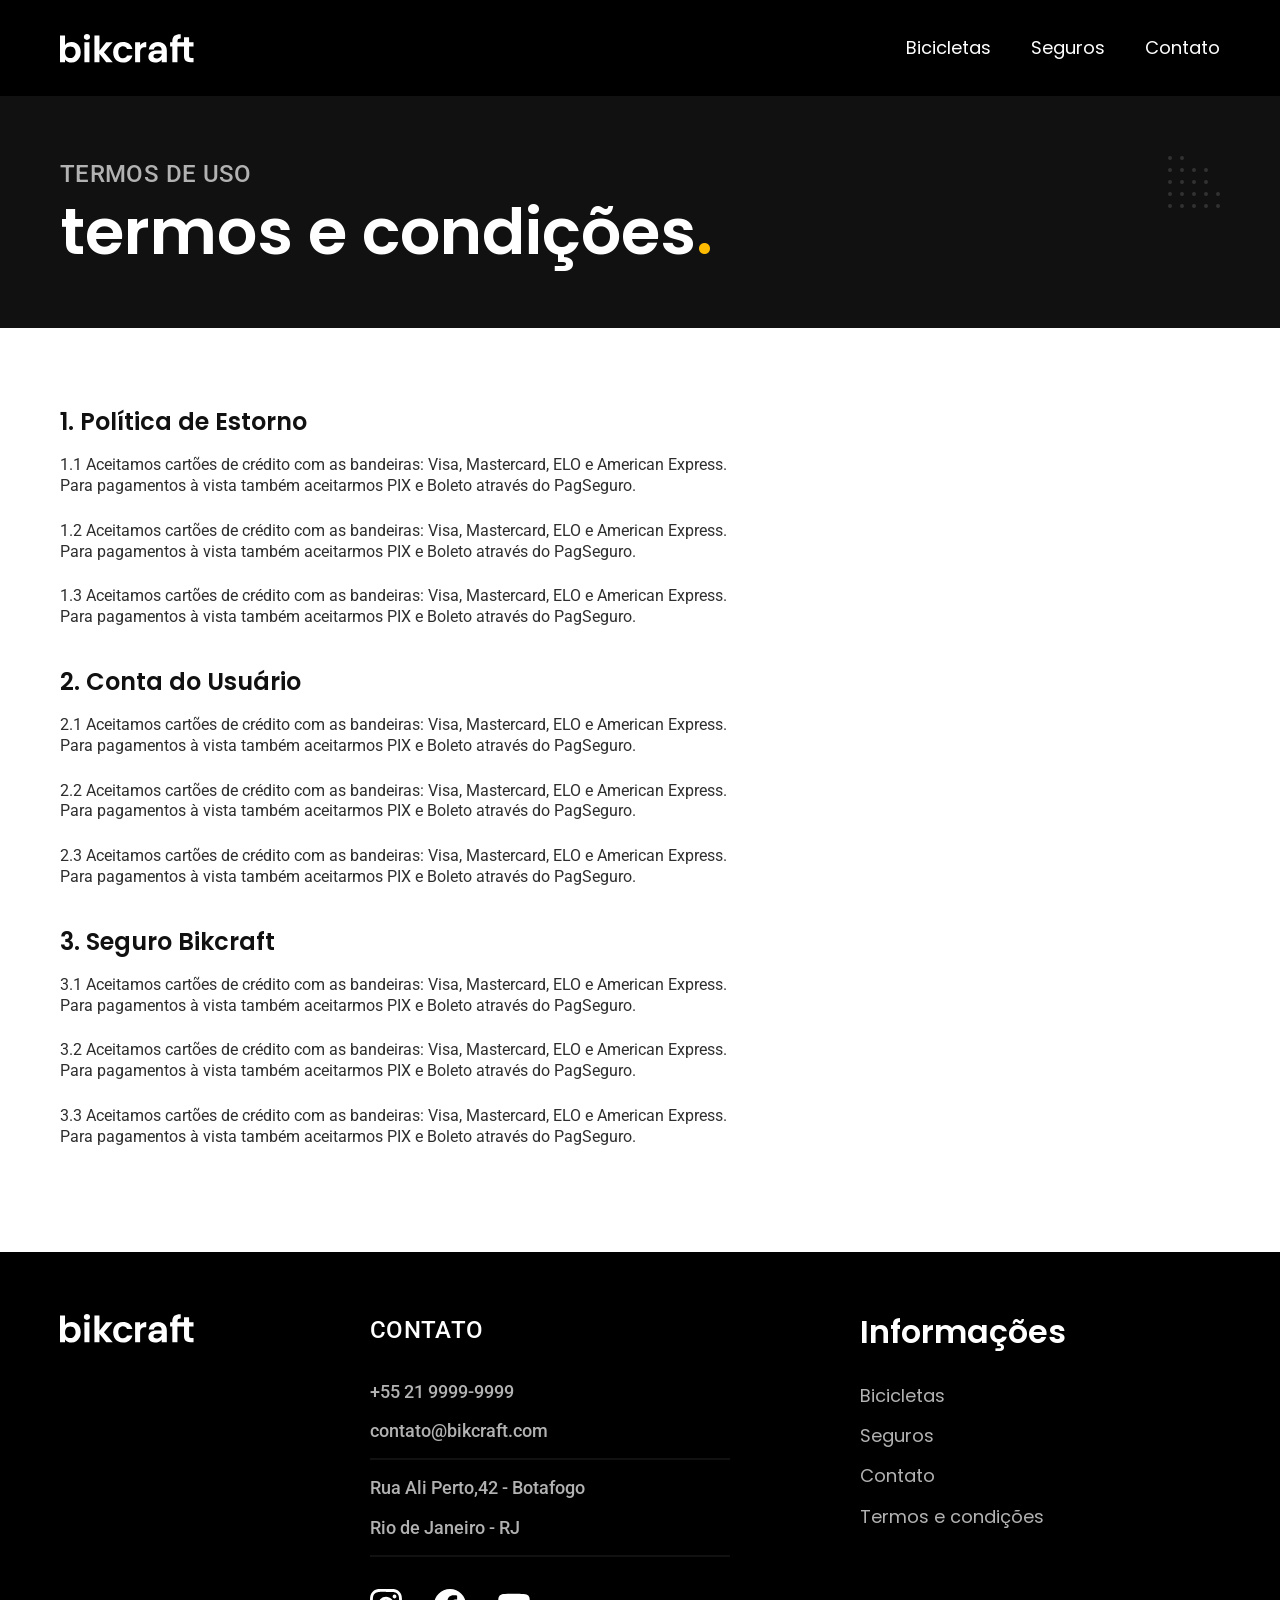
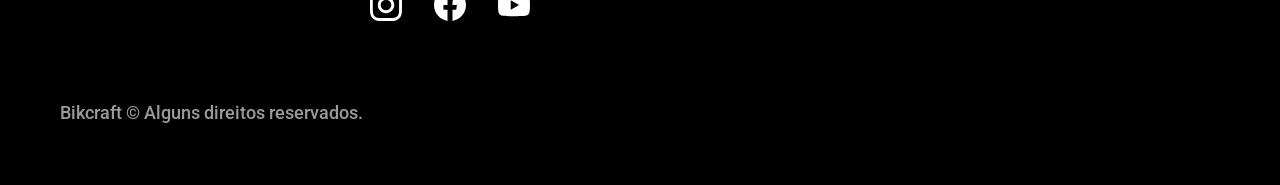
<file: termos.html>
<!doctype html>
<html lang="pt-BR">
  <head>
    <meta charset="UTF-8" />
    <meta name="viewport" content="width=device-width, initial-scale=1.0" />
    <meta name="description" content="Termos e Condições." />
    <title>Termos e Condições | Bikcraft</title>
    <link rel="preload" href="./css/style.css" as="style" />
    <link rel="stylesheet" href="./css/style.css" />
    <link rel="preconnect" href="https://fonts.googleapis.com" />
    <link rel="preconnect" href="https://fonts.gstatic.com" crossorigin />
    <link
      href="https://fonts.googleapis.com/css2?family=Merriweather:ital,opsz,wght@1,18..144,900&family=Poppins:wght@400;600&family=Roboto:wght@100..900&display=swap"
      rel="stylesheet"
    />
  </head>
  <body id="termos">
    <header class="header-bg">
      <div class="header container">
        <a href="./">
          <img src="./img/bikcraft.svg" alt="Bikcraft" />
        </a>

        <nav aria-label="primaria">
          <ul class="header-menu font-1-m cor-0">
            <li><a href="./bicicletas.html">Bicicletas</a></li>
            <li><a href="./seguros.html">Seguros</a></li>
            <li><a href="./contato.html">Contato</a></li>
          </ul>
        </nav>
      </div>
    </header>

    <main>
      <div class="titulo-bg">
        <div class="titulo container">
          <p class="font-2-l-b cor-5">termos de uso</p>
          <h1 class="font-1-xxl cor-0">
            termos e condições<span class="cor-p1">.</span>
          </h1>
        </div>
      </div>
      <div class="termos font-2-s cor-10 container">
        <h2 class="font-1-l cor-11">1. Política de Estorno</h2>
        <p class="">
          1.1 Aceitamos cartões de crédito com as bandeiras: Visa, Mastercard,
          ELO e American Express. Para pagamentos à vista também aceitarmos PIX
          e Boleto através do PagSeguro.
        </p>
        <p>
          1.2 Aceitamos cartões de crédito com as bandeiras: Visa, Mastercard,
          ELO e American Express. Para pagamentos à vista também aceitarmos PIX
          e Boleto através do PagSeguro.
        </p>
        <p>
          1.3 Aceitamos cartões de crédito com as bandeiras: Visa, Mastercard,
          ELO e American Express. Para pagamentos à vista também aceitarmos PIX
          e Boleto através do PagSeguro.
        </p>
        <h2 class="font-1-l cor-11">2. Conta do Usuário</h2>
        <p>
          2.1 Aceitamos cartões de crédito com as bandeiras: Visa, Mastercard,
          ELO e American Express. Para pagamentos à vista também aceitarmos PIX
          e Boleto através do PagSeguro.
        </p>

        <p>
          2.2 Aceitamos cartões de crédito com as bandeiras: Visa, Mastercard,
          ELO e American Express. Para pagamentos à vista também aceitarmos PIX
          e Boleto através do PagSeguro.
        </p>

        <p>
          2.3 Aceitamos cartões de crédito com as bandeiras: Visa, Mastercard,
          ELO e American Express. Para pagamentos à vista também aceitarmos PIX
          e Boleto através do PagSeguro.
        </p>

        <h2 class="font-1-l cor-11">3. Seguro Bikcraft</h2>
        <p>
          3.1 Aceitamos cartões de crédito com as bandeiras: Visa, Mastercard,
          ELO e American Express. Para pagamentos à vista também aceitarmos PIX
          e Boleto através do PagSeguro.
        </p>

        <p>
          3.2 Aceitamos cartões de crédito com as bandeiras: Visa, Mastercard,
          ELO e American Express. Para pagamentos à vista também aceitarmos PIX
          e Boleto através do PagSeguro.
        </p>

        <p>
          3.3 Aceitamos cartões de crédito com as bandeiras: Visa, Mastercard,
          ELO e American Express. Para pagamentos à vista também aceitarmos PIX
          e Boleto através do PagSeguro.
        </p>
      </div>
    </main>

    <footer class="footer-bg">
      <div class="footer container">
        <img src="./img/bikcraft.svg" alt="Bikcraft" />
        <div class="footer-contato">
          <h3 class="font-2-l-b cor-0">Contato</h3>
          <ul class="font-2-m cor-5">
            <li><a href="tel:+552199999999">+55 21 9999-9999</a></li>
            <li>
              <a href="mailto:contato@bikcraft.com">contato@bikcraft.com</a>
            </li>
            <li>Rua Ali Perto,42 - Botafogo</li>
            <li>Rio de Janeiro - RJ</li>
          </ul>
          <div class="footer-redes">
            <a href="./">
              <img src="./img/redes/instagram.svg" alt="instragram" />
            </a>
            <a href="./">
              <img src="./img/redes/facebook.svg" alt="facebook" />
            </a>
            <a href="./">
              <img src="./img/redes/youtube.svg" alt="youtube" />
            </a>
          </div>
        </div>
        <div class="footer-informações">
          <h3 class="font-1-xl cor-0">Informações</h3>
          <nav>
            <ul class="font-1-m cor-5">
              <li><a href="./bicicletas.html">Bicicletas</a></li>
              <li><a href="./seguros.html">Seguros</a></li>
              <li><a href="./contato.html">Contato</a></li>
              <li><a href="./termos.html">Termos e condições</a></li>
            </ul>
          </nav>
        </div>
        <p class="footer-copy font-2-m cor-6">
          Bikcraft © Alguns direitos reservados.
        </p>
      </div>
    </footer>
  </body>
</html>
</file>
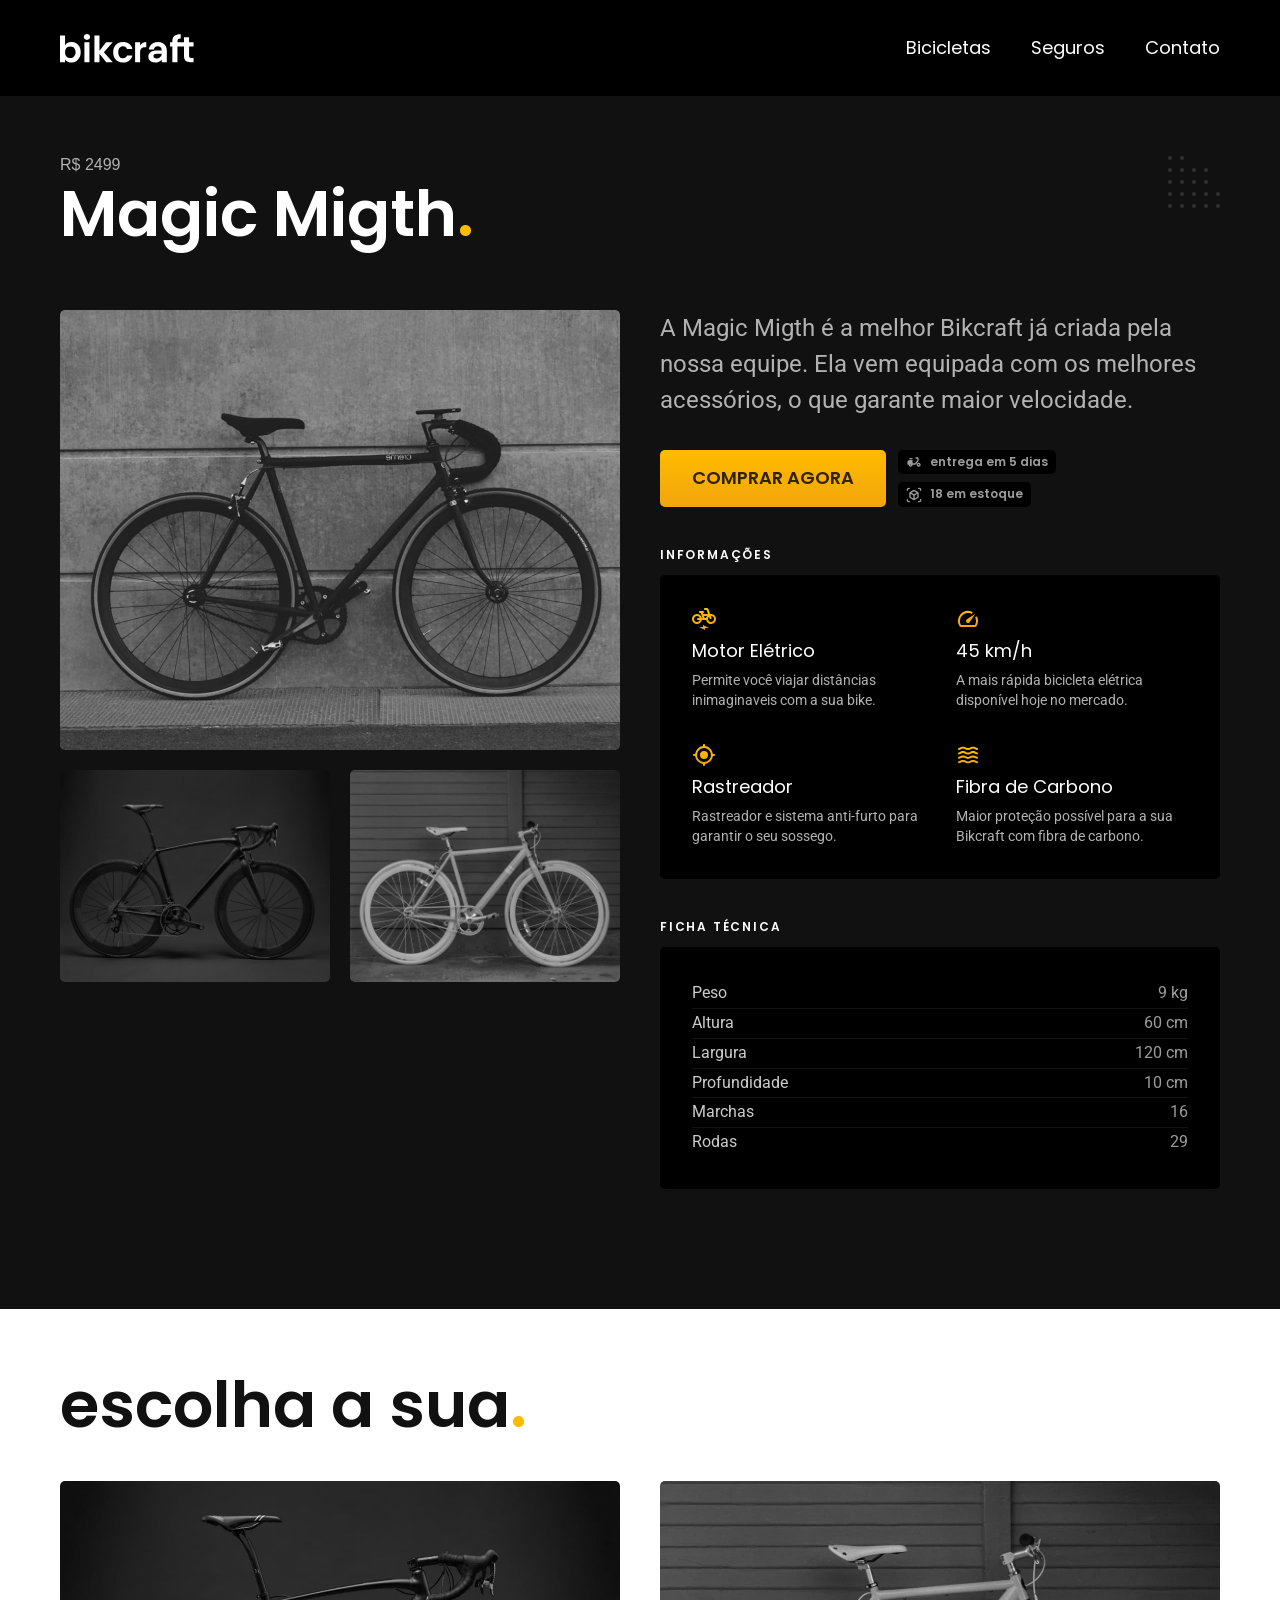
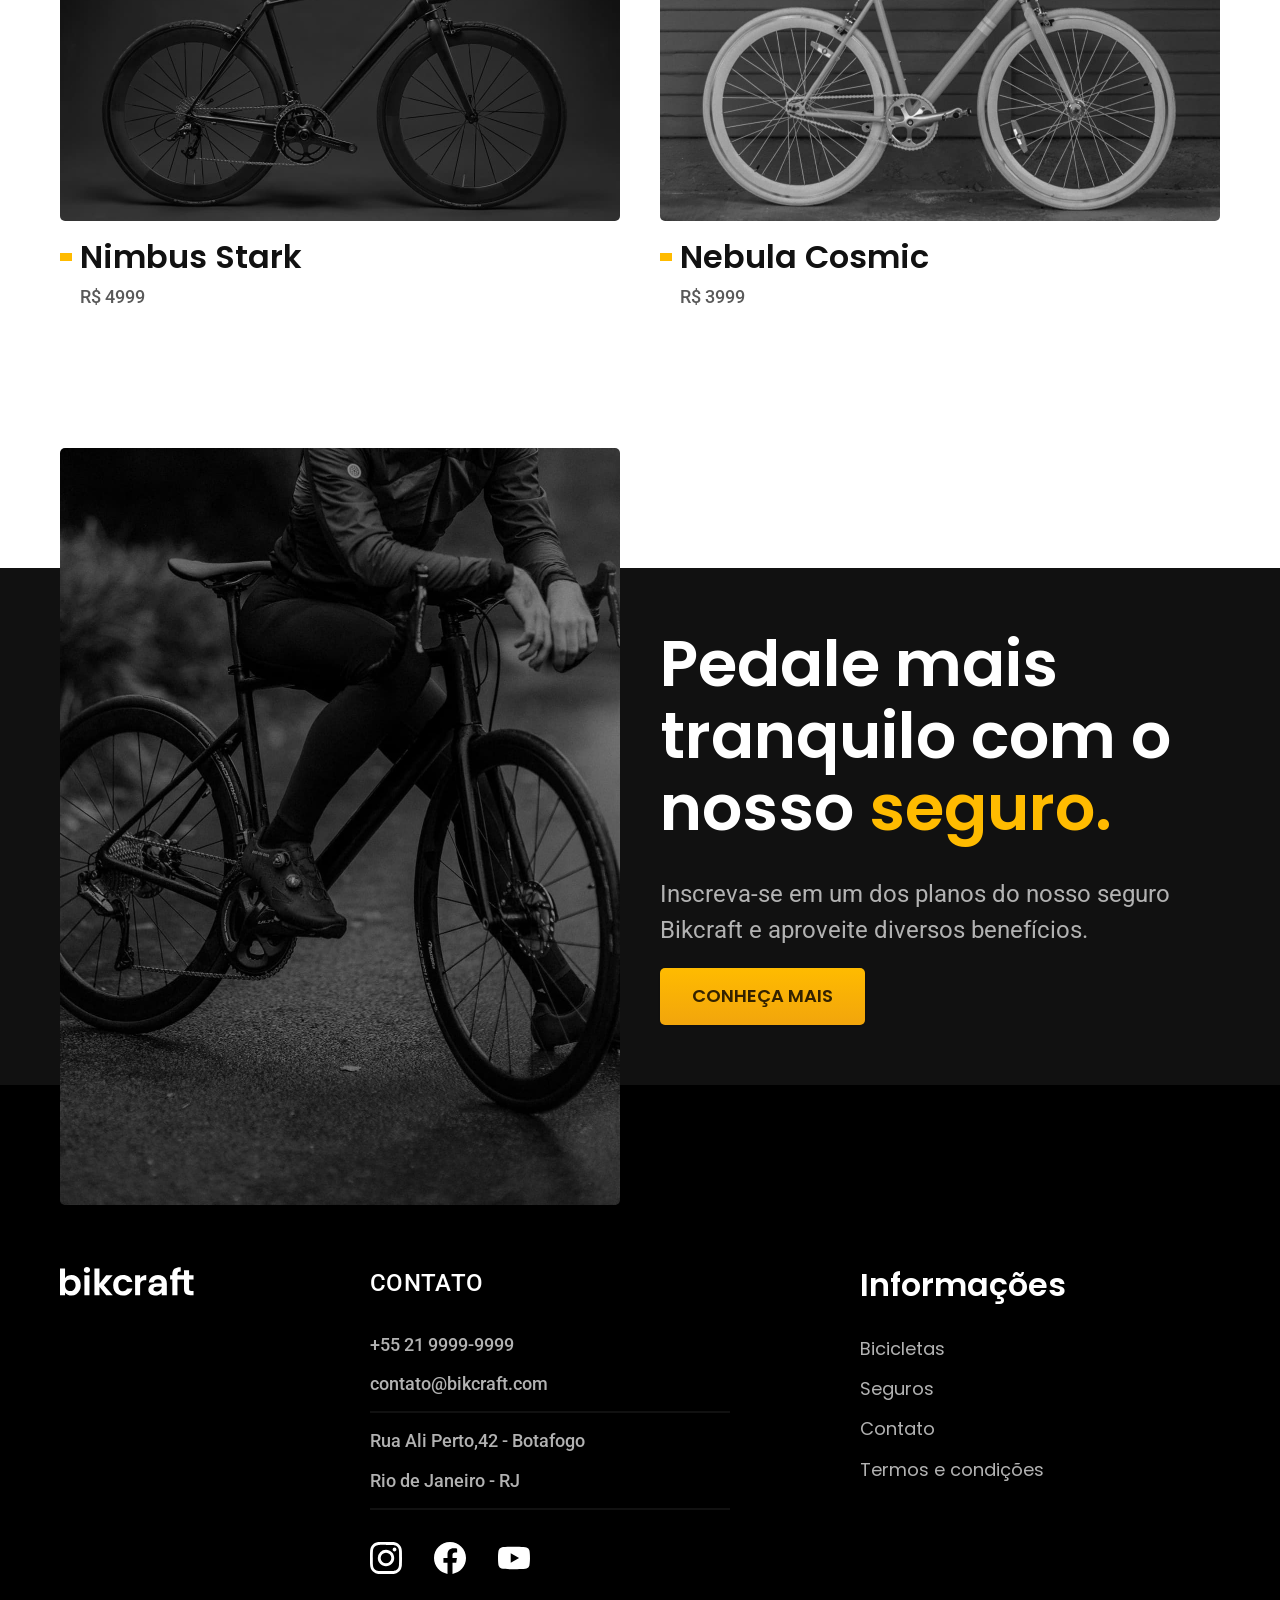
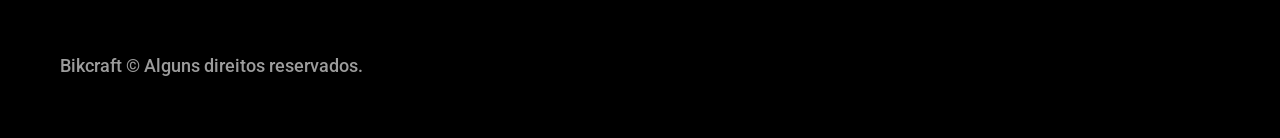
<file: bicicletas/magic.html>
<!doctype html>
<html lang="pt-BR">
  <head>
    <meta charset="UTF-8" />
    <meta name="viewport" content="width=device-width, initial-scale=1.0" />
    <meta name="description" content="Magic" />
    <title>Magic | Bikcraft</title>
    <link rel="stylesheet" href="../css/style.css" />
    <link rel="preconnect" href="https://fonts.googleapis.com" />
    <link rel="preconnect" href="https://fonts.gstatic.com" crossorigin />
    <link
      href="https://fonts.googleapis.com/css2?family=Merriweather:ital,opsz,wght@1,18..144,900&family=Poppins:wght@400;600&family=Roboto:wght@100..900&display=swap"
      rel="stylesheet"
    />
  </head>
  <body id="bicicleta">
    <header class="header-bg">
      <div class="header container">
        <a href="../">
          <img src="../img/bikcraft.svg" alt="Bikcraft" />
        </a>

        <nav aria-label="primaria">
          <ul class="header-menu font-1-m cor-0">
            <li><a href="../bicicletas.html">Bicicletas</a></li>
            <li><a href="../seguros.html">Seguros</a></li>
            <li><a href="../contato.html">Contato</a></li>
          </ul>
        </nav>
      </div>
    </header>

    <main class="titulo-bg">
    <div>
        <div class="titulo container">
          <p class="font-2-xl cor-5">R$ 2499</p>
          <h1 class="font-1-xxl cor-0">
         Magic Migth<span class="cor-p1">.</span>
          </h1>
        </div>
      </div>
      <div class="bicicleta container">
        <div class="bicicleta-imagens">
          <img src="../img/bicicleta/nimbus2.jpg" alt="">
        <img src="../img/bicicleta/nimbus1.jpg" alt="">
        <img src="../img/bicicleta/nimbus3.jpg" alt="">
        </div>
        <div class="bicicleta-conteudo">
          <p class="font-2-l cor-5">A Magic Migth é a melhor Bikcraft já criada pela nossa equipe. Ela vem equipada com os melhores acessórios, o que garante maior velocidade.</p>
          <div class="bicicleta-comprar">
            <a class="botao" href="../orcamento.html">Comprar Agora</a>
            <span class="font-1-xs cor-6"><img src="../img/icones/entrega.svg" alt="">entrega em 5 dias</span>
            <span class="font-1-xs cor-6"><img src="../img/icones/estoque.svg" alt="">18 em estoque</span>
          </div>
          <h2 class="font-1-xs cor-0">Informações</h2>
          <ul class="bicicleta-informacoes">
            <li>
              <img src="../img/icones/eletrica.svg" alt="">
              <h3 class="font-1-m cor-0">Motor Elétrico</h3>
              <p class="font-2-xs cor-5">Permite você viajar distâncias inimaginaveis com a sua bike.</p>
            </li>
             <li>
              <img src="../img/icones/velocidade.svg" alt="">
              <h3 class="font-1-m cor-0">45 km/h</h3>
              <p class="font-2-xs cor-5">A mais rápida bicicleta elétrica disponível hoje no mercado.</p>
            </li>
             <li>
              <img src="../img/icones/rastreador.svg" alt="">
              <h3 class="font-1-m cor-0">Rastreador</h3>
              <p class="font-2-xs cor-5">Rastreador e sistema anti-furto para garantir o seu sossego.</p>
            </li>
             <li>
              <img src="../img/icones/carbono.svg" alt="">
              <h3 class="font-1-m cor-0">Fibra de Carbono</h3>
              <p class="font-2-xs cor-5">Maior proteção possível para a sua Bikcraft com fibra de carbono.</p>
            </li>
          </ul>
          <h2 class="font-1-xs cor-0">Ficha Técnica</h2>
          <ul class="bicicleta-ficha font-2-s cor-4">
            <li>Peso <span>9 kg</span></li>
            <li>Altura <span>60 cm</span></li>
            <li>Largura <span>120 cm</span></li>
            <li>Profundidade <span>10 cm</span></li>
            <li>Marchas <span>16</span></li>
            <li>Rodas <span>29</span></li>
          </ul>
        </div>
      </div>
    </main>

     <article class="bicicletas-lista container">
      <h2 class="font-1-xxl">
        escolha a sua<span class="cor-p1">.</span>
      </h2>

      <ul>
        <li>
          <a href="./magic.html">
            <img src="../img/bicicletas/nimbus.jpg" alt="Bicicleta preta" />
            <h3 class="font-1-xl">Nimbus Stark</h3>
            <span class="font-2-m cor-8">R$ 4999</span>
          </a>
        </li>
        <li>
          <a href="./nebula.html">
            <img src="../img/bicicletas/nebula.jpg" alt="Bicicleta preta" />
            <h3 class="font-1-xl">Nebula Cosmic</h3>
            <span class="font-2-m cor-8">R$ 3999</span>
          </a>
        </li>
      </ul>
    </article>

    <article class="seguro-bg">
      <div class="seguro container">
        <div class="seguro-imagem">
          <img src="../img/fotos/seguros.jpg" alt="pessoa parada em cima de uma bicicleta">
        </div>
        <div class="seguro-conteudo">
          <h2 class="font-1-xxl cor-0">Pedale mais tranquilo com o nosso <span class="cor-p1">seguro.</span></h2>
          <p class="font-2-l cor-5">Inscreva-se em um dos planos do nosso seguro Bikcraft e aproveite diversos benefícios.</p>
          <a class="botao" href="../seguros.html">conheça mais</a>
        </div>
      </div>
    </article>

    <footer class="footer-bg">
      <div class="footer container">
        <img src="../img/bikcraft.svg" alt="Bikcraft" />
        <div class="footer-contato">
          <h3 class="font-2-l-b cor-0">Contato</h3>
          <ul class="font-2-m cor-5">
            <li><a href="tel:+552199999999">+55 21 9999-9999</a></li>
            <li>
              <a href="mailto:contato@bikcraft.com">contato@bikcraft.com</a>
            </li>
            <li>Rua Ali Perto,42 - Botafogo</li>
            <li>Rio de Janeiro - RJ</li>
          </ul>
          <div class="footer-redes">
            <a href="../">
              <img src="../img/redes/instagram.svg" alt="instragram" />
            </a>
            <a href="./">
              <img src="../img/redes/facebook.svg" alt="facebook" />
            </a>
            <a href="./">
              <img src="../img/redes/youtube.svg" alt="youtube" />
            </a>
          </div>
        </div>
        <div class="footer-informações">
          <h3 class="font-1-xl cor-0">Informações</h3>
          <nav>
            <ul class="font-1-m cor-5">
              <li><a href="../bicicletas.html">Bicicletas</a></li>
              <li><a href="../seguros.html">Seguros</a></li>
              <li><a href="../contato.html">Contato</a></li>
              <li><a href="../termos.html">Termos e condições</a></li>
            </ul>
          </nav>
        </div>
        <p class="footer-copy font-2-m cor-6">
          Bikcraft © Alguns direitos reservados.
        </p>
      </div>
    </footer>
  </body>
</html>
</file>
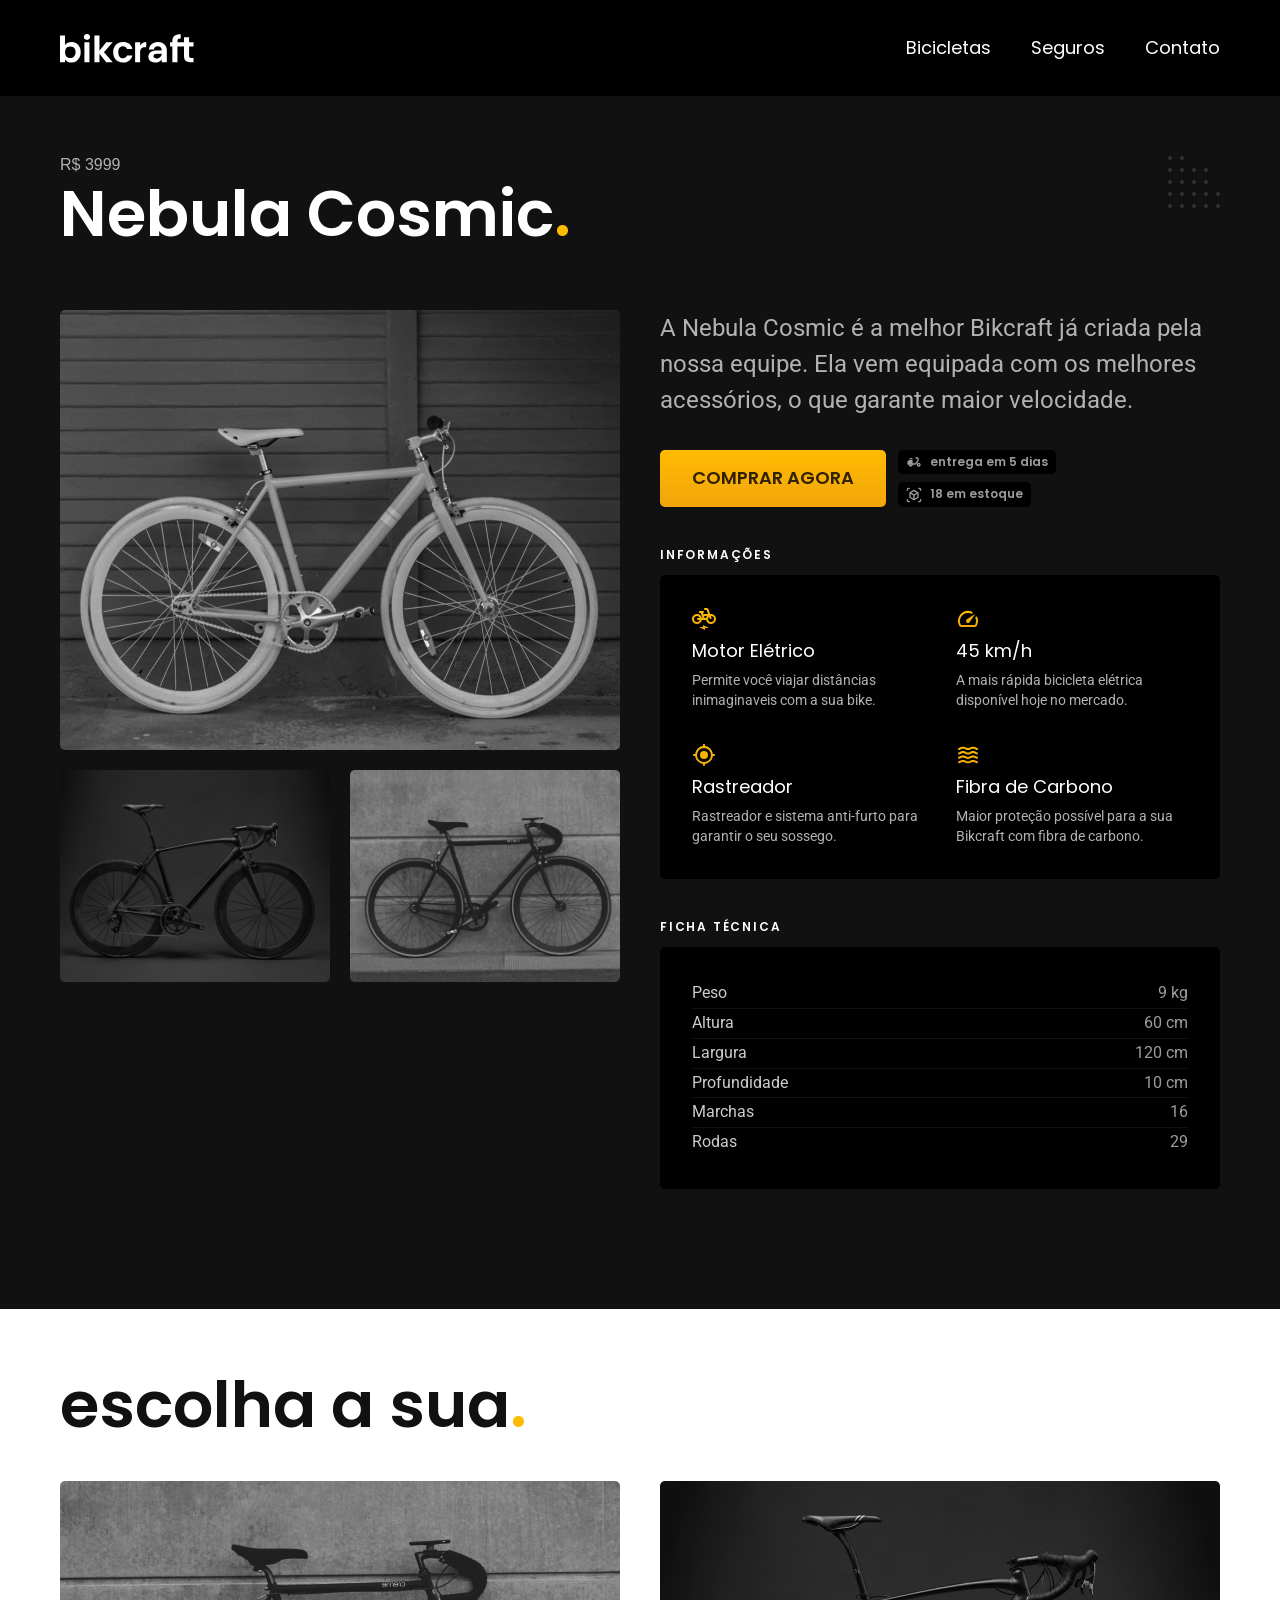
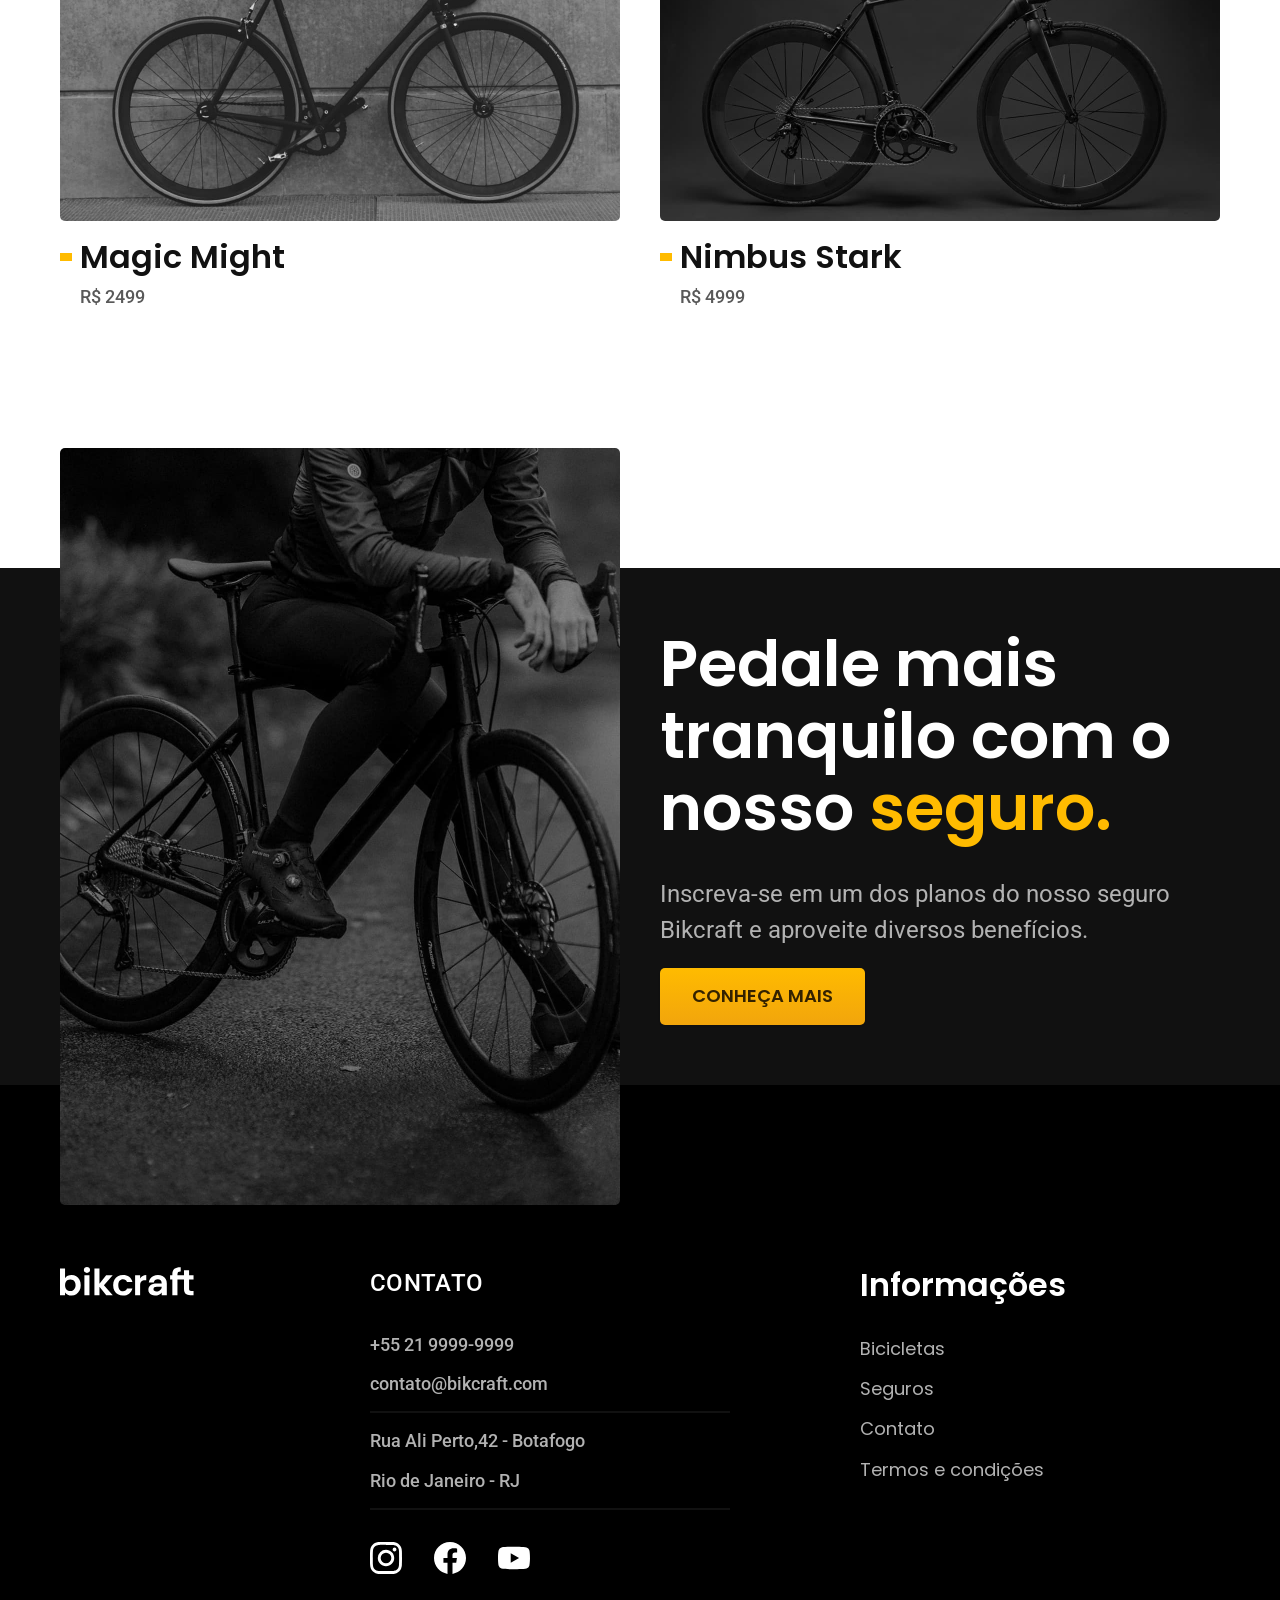
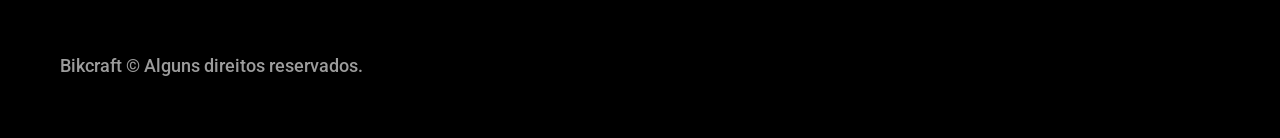
<file: bicicletas/nebula.html>
<!doctype html>
<html lang="pt-BR">
  <head>
    <meta charset="UTF-8" />
    <meta name="viewport" content="width=device-width, initial-scale=1.0" />
    <meta name="description" content="nebula" />
    <title>Nebula | Bikcraft</title>
    <link rel="stylesheet" href="../css/style.css" />
    <link rel="preconnect" href="https://fonts.googleapis.com" />
    <link rel="preconnect" href="https://fonts.gstatic.com" crossorigin />
    <link
      href="https://fonts.googleapis.com/css2?family=Merriweather:ital,opsz,wght@1,18..144,900&family=Poppins:wght@400;600&family=Roboto:wght@100..900&display=swap"
      rel="stylesheet"
    />
  </head>
  <body id="bicicleta">
    <header class="header-bg">
      <div class="header container">
        <a href="../">
          <img src="../img/bikcraft.svg" alt="Bikcraft" />
        </a>

        <nav aria-label="primaria">
          <ul class="header-menu font-1-m cor-0">
            <li><a href="../bicicletas.html">Bicicletas</a></li>
            <li><a href="../seguros.html">Seguros</a></li>
            <li><a href="../contato.html">Contato</a></li>
          </ul>
        </nav>
      </div>
    </header>

    <main class="titulo-bg">
    <div>
        <div class="titulo container">
          <p class="font-2-xl cor-5">R$ 3999</p>
          <h1 class="font-1-xxl cor-0">
          Nebula Cosmic<span class="cor-p1">.</span>
          </h1>
        </div>
      </div>
      <div class="bicicleta container">
        <div class="bicicleta-imagens">
          <img src="../img/bicicleta/nimbus3.jpg" alt="">
        <img src="../img/bicicleta/nimbus1.jpg" alt="">
        <img src="../img/bicicleta/nimbus2.jpg" alt="">
        </div>
        <div class="bicicleta-conteudo">
          <p class="font-2-l cor-5">A Nebula Cosmic é a melhor Bikcraft já criada pela nossa equipe. Ela vem equipada com os melhores acessórios, o que garante maior velocidade.</p>
          <div class="bicicleta-comprar">
            <a class="botao" href="../orcamento.html">Comprar Agora</a>
            <span class="font-1-xs cor-6"><img src="../img/icones/entrega.svg" alt="">entrega em 5 dias</span>
            <span class="font-1-xs cor-6"><img src="../img/icones/estoque.svg" alt="">18 em estoque</span>
          </div>
          <h2 class="font-1-xs cor-0">Informações</h2>
          <ul class="bicicleta-informacoes">
            <li>
              <img src="../img/icones/eletrica.svg" alt="">
              <h3 class="font-1-m cor-0">Motor Elétrico</h3>
              <p class="font-2-xs cor-5">Permite você viajar distâncias inimaginaveis com a sua bike.</p>
            </li>
             <li>
              <img src="../img/icones/velocidade.svg" alt="">
              <h3 class="font-1-m cor-0">45 km/h</h3>
              <p class="font-2-xs cor-5">A mais rápida bicicleta elétrica disponível hoje no mercado.</p>
            </li>
             <li>
              <img src="../img/icones/rastreador.svg" alt="">
              <h3 class="font-1-m cor-0">Rastreador</h3>
              <p class="font-2-xs cor-5">Rastreador e sistema anti-furto para garantir o seu sossego.</p>
            </li>
             <li>
              <img src="../img/icones/carbono.svg" alt="">
              <h3 class="font-1-m cor-0">Fibra de Carbono</h3>
              <p class="font-2-xs cor-5">Maior proteção possível para a sua Bikcraft com fibra de carbono.</p>
            </li>
          </ul>
          <h2 class="font-1-xs cor-0">Ficha Técnica</h2>
          <ul class="bicicleta-ficha font-2-s cor-4">
            <li>Peso <span>9 kg</span></li>
            <li>Altura <span>60 cm</span></li>
            <li>Largura <span>120 cm</span></li>
            <li>Profundidade <span>10 cm</span></li>
            <li>Marchas <span>16</span></li>
            <li>Rodas <span>29</span></li>
          </ul>
        </div>
      </div>
    </main>

     <article class="bicicletas-lista container">
      <h2 class="font-1-xxl">
        escolha a sua<span class="cor-p1">.</span>
      </h2>

      <ul>
        <li>
          <a href="./    magic.html">
            <img src="../img/bicicletas/magic.jpg" alt="Bicicleta preta" />
            <h3 class="font-1-xl">Magic Might</h3>
            <span class="font-2-m cor-8">R$ 2499</span>
          </a>
        </li>
        <li>
          <a href="./nebula.html">
            <img src="../img/bicicletas/nimbus.jpg" alt="Bicicleta preta" />
            <h3 class="font-1-xl">Nimbus Stark</h3>
            <span class="font-2-m cor-8">R$ 4999</span>
          </a>
        </li>
      </ul>
    </article>

    <article class="seguro-bg">
      <div class="seguro container">
        <div class="seguro-imagem">
          <img src="../img/fotos/seguros.jpg" alt="pessoa parada em cima de uma bicicleta">
        </div>
        <div class="seguro-conteudo">
          <h2 class="font-1-xxl cor-0">Pedale mais tranquilo com o nosso <span class="cor-p1">seguro.</span></h2>
          <p class="font-2-l cor-5">Inscreva-se em um dos planos do nosso seguro Bikcraft e aproveite diversos benefícios.</p>
          <a class="botao" href="../seguros.html">conheça mais</a>
        </div>
      </div>
    </article>

    <footer class="footer-bg">
      <div class="footer container">
        <img src="../img/bikcraft.svg" alt="Bikcraft" />
        <div class="footer-contato">
          <h3 class="font-2-l-b cor-0">Contato</h3>
          <ul class="font-2-m cor-5">
            <li><a href="tel:+552199999999">+55 21 9999-9999</a></li>
            <li>
              <a href="mailto:contato@bikcraft.com">contato@bikcraft.com</a>
            </li>
            <li>Rua Ali Perto,42 - Botafogo</li>
            <li>Rio de Janeiro - RJ</li>
          </ul>
          <div class="footer-redes">
            <a href="../">
              <img src="../img/redes/instagram.svg" alt="instragram" />
            </a>
            <a href="./">
              <img src="../img/redes/facebook.svg" alt="facebook" />
            </a>
            <a href="./">
              <img src="../img/redes/youtube.svg" alt="youtube" />
            </a>
          </div>
        </div>
        <div class="footer-informações">
          <h3 class="font-1-xl cor-0">Informações</h3>
          <nav>
            <ul class="font-1-m cor-5">
              <li><a href="../bicicletas.html">Bicicletas</a></li>
              <li><a href="../seguros.html">Seguros</a></li>
              <li><a href="../contato.html">Contato</a></li>
              <li><a href="../termos.html">Termos e condições</a></li>
            </ul>
          </nav>
        </div>
        <p class="footer-copy font-2-m cor-6">
          Bikcraft © Alguns direitos reservados.
        </p>
      </div>
    </footer>
  </body>
</html>
</file>
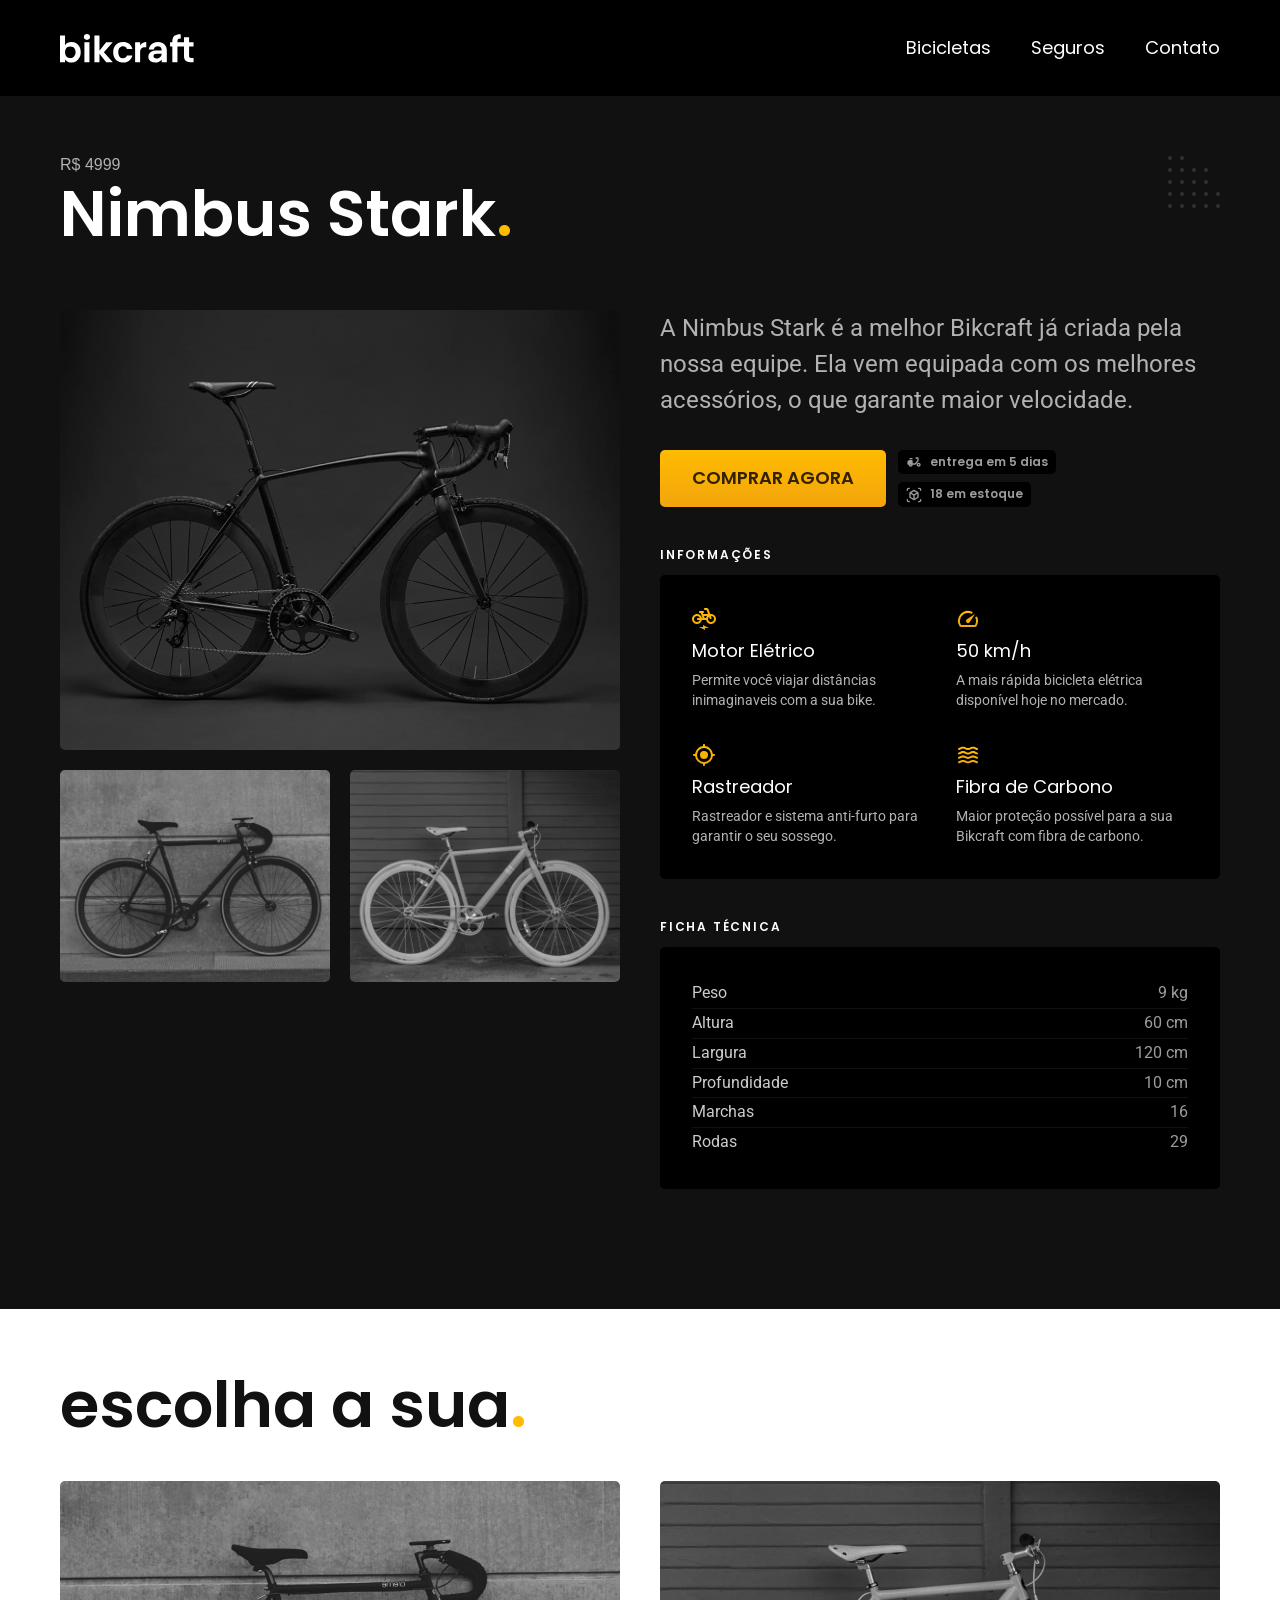
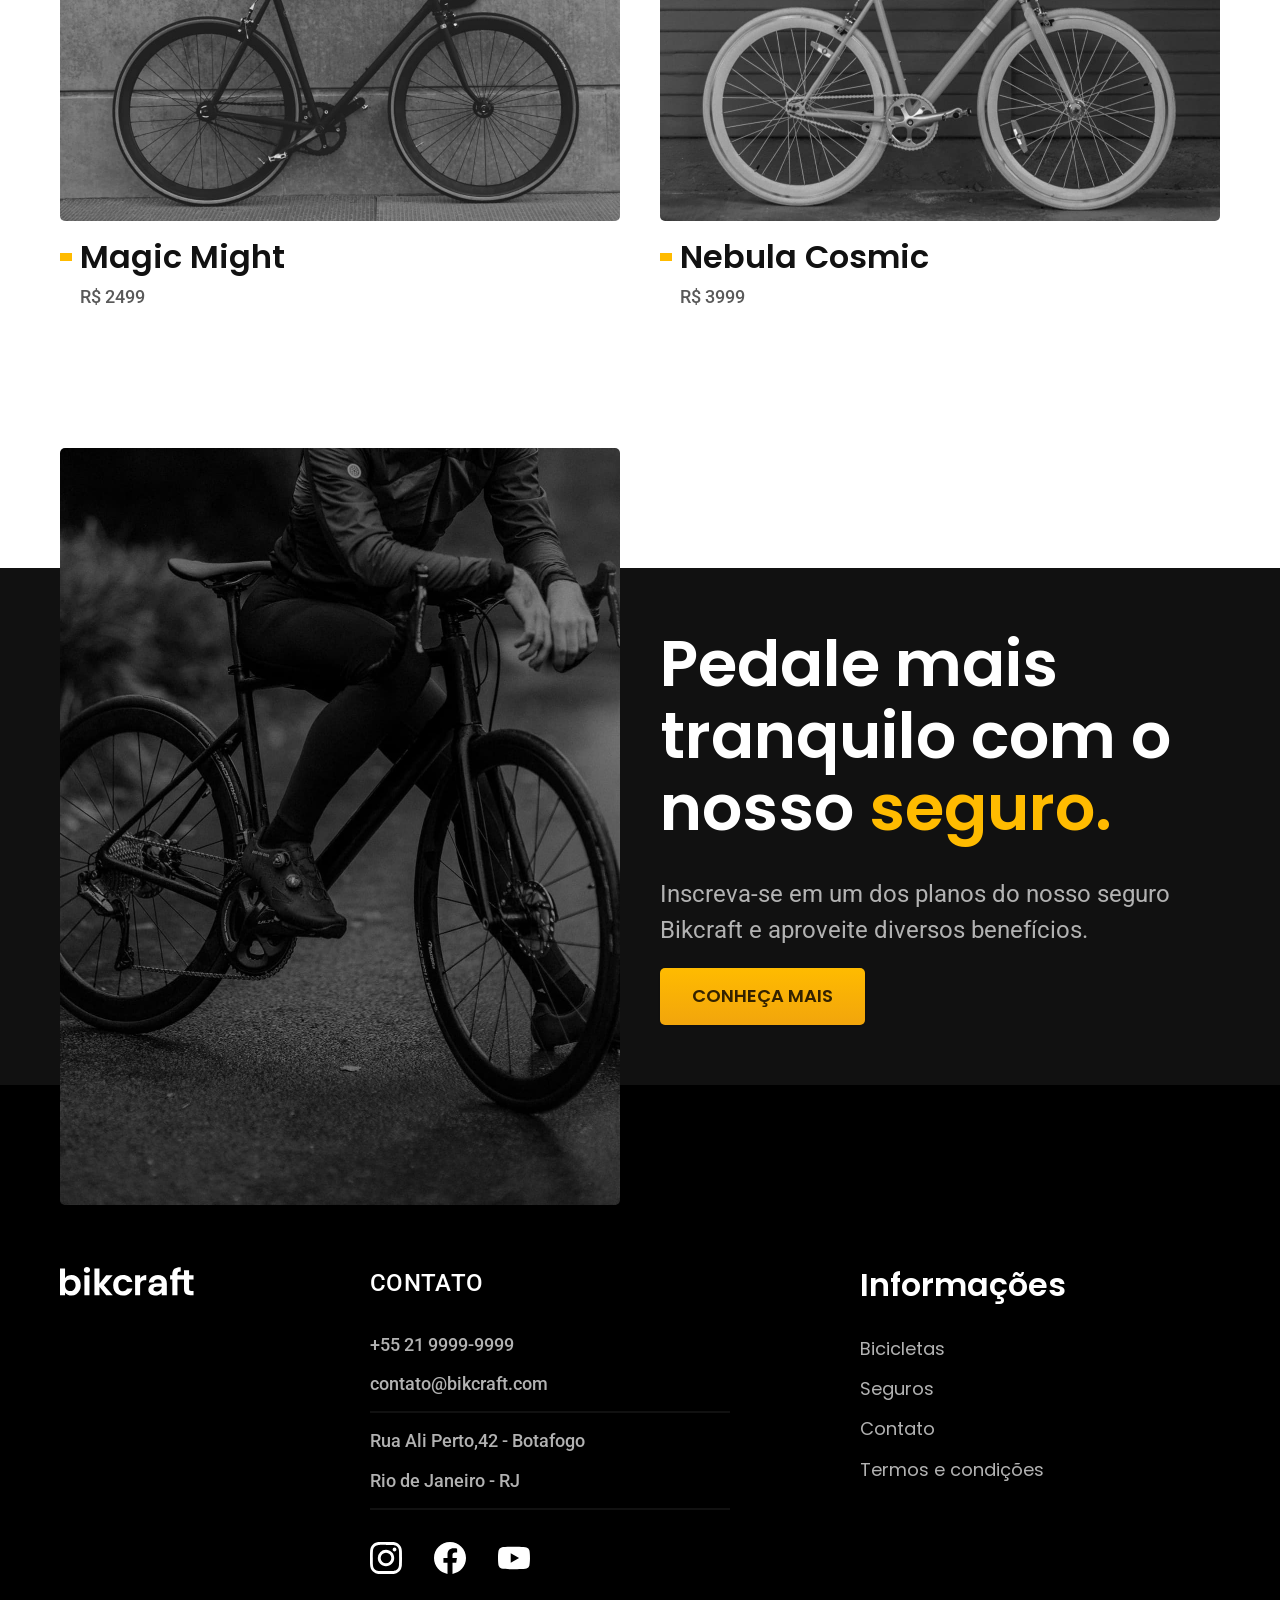
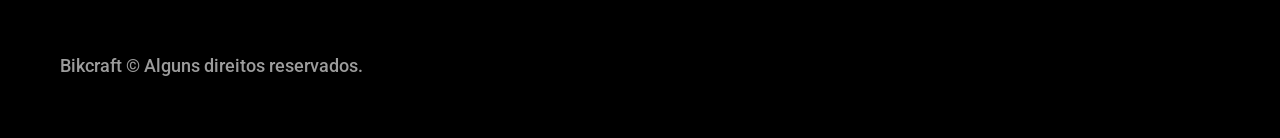
<file: bicicletas/nimbus.html>
<!doctype html>
<html lang="pt-BR">
  <head>
    <meta charset="UTF-8" />
    <meta name="viewport" content="width=device-width, initial-scale=1.0" />
    <meta name="description" content="Nimbus." />
    <title>Nimbus | Bikcraft</title>
    <link rel="stylesheet" href="../css/style.css" />
    <link rel="preconnect" href="https://fonts.googleapis.com" />
    <link rel="preconnect" href="https://fonts.gstatic.com" crossorigin />
    <link
      href="https://fonts.googleapis.com/css2?family=Merriweather:ital,opsz,wght@1,18..144,900&family=Poppins:wght@400;600&family=Roboto:wght@100..900&display=swap"
      rel="stylesheet"
    />
  </head>
  <body id="bicicleta">
    <header class="header-bg">
      <div class="header container">
        <a href="../">
          <img src="../img/bikcraft.svg" alt="Bikcraft" />
        </a>

        <nav aria-label="primaria">
          <ul class="header-menu font-1-m cor-0">
            <li><a href="../bicicletas.html">Bicicletas</a></li>
            <li><a href="../seguros.html">Seguros</a></li>
            <li><a href="../contato.html">Contato</a></li>
          </ul>
        </nav>
      </div>
    </header>

    <main class="titulo-bg">
    <div>
        <div class="titulo container">
          <p class="font-2-xl cor-5">R$ 4999</p>
          <h1 class="font-1-xxl cor-0">
          Nimbus Stark<span class="cor-p1">.</span>
          </h1>
        </div>
      </div>
      <div class="bicicleta container">
        <div class="bicicleta-imagens">
        <img src="../img/bicicleta/nimbus1.jpg" alt="">
        <img src="../img/bicicleta/nimbus2.jpg" alt="">
        <img src="../img/bicicleta/nimbus3.jpg" alt="">
        </div>
        <div class="bicicleta-conteudo">
          <p class="font-2-l cor-5">A Nimbus Stark é a melhor Bikcraft já criada pela nossa equipe. Ela vem equipada com os melhores acessórios, o que garante maior velocidade.</p>
          <div class="bicicleta-comprar">
            <a class="botao" href="../orcamento.html">Comprar Agora</a>
            <span class="font-1-xs cor-6"><img src="../img/icones/entrega.svg" alt="">entrega em 5 dias</span>
            <span class="font-1-xs cor-6"><img src="../img/icones/estoque.svg" alt="">18 em estoque</span>
          </div>
          <h2 class="font-1-xs cor-0">Informações</h2>
          <ul class="bicicleta-informacoes">
            <li>
              <img src="../img/icones/eletrica.svg" alt="">
              <h3 class="font-1-m cor-0">Motor Elétrico</h3>
              <p class="font-2-xs cor-5">Permite você viajar distâncias inimaginaveis com a sua bike.</p>
            </li>
             <li>
              <img src="../img/icones/velocidade.svg" alt="">
              <h3 class="font-1-m cor-0">50 km/h</h3>
              <p class="font-2-xs cor-5">A mais rápida bicicleta elétrica disponível hoje no mercado.</p>
            </li>
             <li>
              <img src="../img/icones/rastreador.svg" alt="">
              <h3 class="font-1-m cor-0">Rastreador</h3>
              <p class="font-2-xs cor-5">Rastreador e sistema anti-furto para garantir o seu sossego.</p>
            </li>
             <li>
              <img src="../img/icones/carbono.svg" alt="">
              <h3 class="font-1-m cor-0">Fibra de Carbono</h3>
              <p class="font-2-xs cor-5">Maior proteção possível para a sua Bikcraft com fibra de carbono.</p>
            </li>
          </ul>
          <h2 class="font-1-xs cor-0">Ficha Técnica</h2>
          <ul class="bicicleta-ficha font-2-s cor-4">
            <li>Peso <span>9 kg</span></li>
            <li>Altura <span>60 cm</span></li>
            <li>Largura <span>120 cm</span></li>
            <li>Profundidade <span>10 cm</span></li>
            <li>Marchas <span>16</span></li>
            <li>Rodas <span>29</span></li>
          </ul>
        </div>
      </div>
    </main>

     <article class="bicicletas-lista container">
      <h2 class="font-1-xxl">
        escolha a sua<span class="cor-p1">.</span>
      </h2>

      <ul>
        <li>
          <a href="./magic.html">
            <img src="../img/bicicletas/magic.jpg" alt="Bicicleta preta" />
            <h3 class="font-1-xl">Magic Might</h3>
            <span class="font-2-m cor-8">R$ 2499</span>
          </a>
        </li>
        <li>
          <a href="./nebula.html">
            <img src="../img/bicicletas/nebula.jpg" alt="Bicicleta preta" />
            <h3 class="font-1-xl">Nebula Cosmic</h3>
            <span class="font-2-m cor-8">R$ 3999</span>
          </a>
        </li>
      </ul>
    </article>

    <article class="seguro-bg">
      <div class="seguro container">
        <div class="seguro-imagem">
          <img src="../img/fotos/seguros.jpg" alt="pessoa parada em cima de uma bicicleta">
        </div>
        <div class="seguro-conteudo">
          <h2 class="font-1-xxl cor-0">Pedale mais tranquilo com o nosso <span class="cor-p1">seguro.</span></h2>
          <p class="font-2-l cor-5">Inscreva-se em um dos planos do nosso seguro Bikcraft e aproveite diversos benefícios.</p>
          <a class="botao" href="../seguros.html">conheça mais</a>
        </div>
      </div>
    </article>

    <footer class="footer-bg">
      <div class="footer container">
        <img src="../img/bikcraft.svg" alt="Bikcraft" />
        <div class="footer-contato">
          <h3 class="font-2-l-b cor-0">Contato</h3>
          <ul class="font-2-m cor-5">
            <li><a href="tel:+552199999999">+55 21 9999-9999</a></li>
            <li>
              <a href="mailto:contato@bikcraft.com">contato@bikcraft.com</a>
            </li>
            <li>Rua Ali Perto,42 - Botafogo</li>
            <li>Rio de Janeiro - RJ</li>
          </ul>
          <div class="footer-redes">
            <a href="../">
              <img src="../img/redes/instagram.svg" alt="instragram" />
            </a>
            <a href="./">
              <img src="../img/redes/facebook.svg" alt="facebook" />
            </a>
            <a href="./">
              <img src="../img/redes/youtube.svg" alt="youtube" />
            </a>
          </div>
        </div>
        <div class="footer-informações">
          <h3 class="font-1-xl cor-0">Informações</h3>
          <nav>
            <ul class="font-1-m cor-5">
              <li><a href="../bicicletas.html">Bicicletas</a></li>
              <li><a href="../seguros.html">Seguros</a></li>
              <li><a href="../contato.html">Contato</a></li>
              <li><a href="../termos.html">Termos e condições</a></li>
            </ul>
          </nav>
        </div>
        <p class="footer-copy font-2-m cor-6">
          Bikcraft © Alguns direitos reservados.
        </p>
      </div>
    </footer>
  </body>
</html>
</file>
<file: css/style.css>
@import "./global/global.css";
@import "./utilidades/tipografia.css";
@import "./utilidades/cores.css";
@import "./global/header.css";
@import "./global/footer.css";
@import "./utilidades/componentes.css";
@import "./utilidades/formulario.css";

@import "./home/introducao.css";
@import "./home/tecnologia.css";
@import "./home/parceiros.css";
@import "./home/depoimento.css";

@import "./termos/termos.css";

@import "./seguros/seguros.css";
@import "./seguros/vantagens.css";
@import "./seguros/perguntas.css";

@import "./bicicletas/bicicletas-lista.css";
@import "./bicicletas/bicicletas.css";

@import "./bicicleta/bicicleta.css";
@import "./bicicleta/seguro.css";

@import "./contato/contato.css";
@import "./contato/lojas.css";

@import "./orcamento/orcamento.css";
</file>
